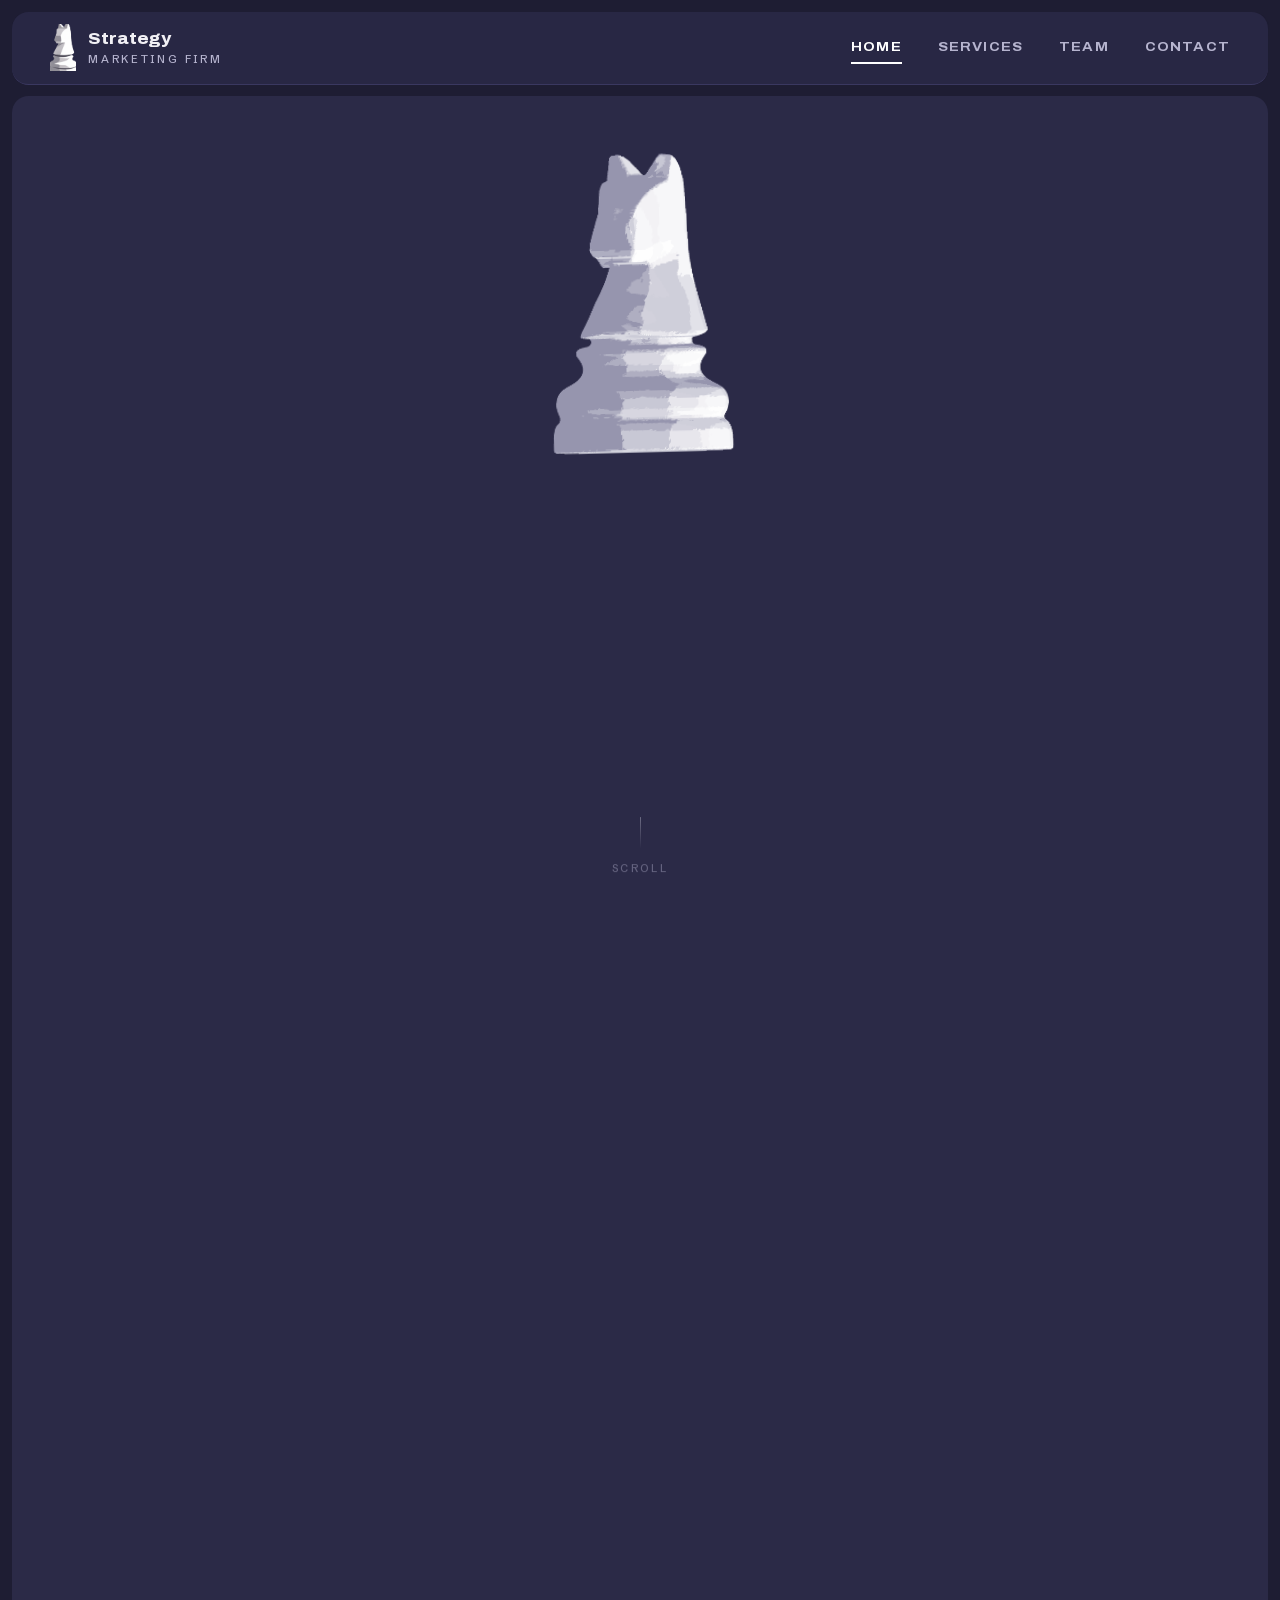
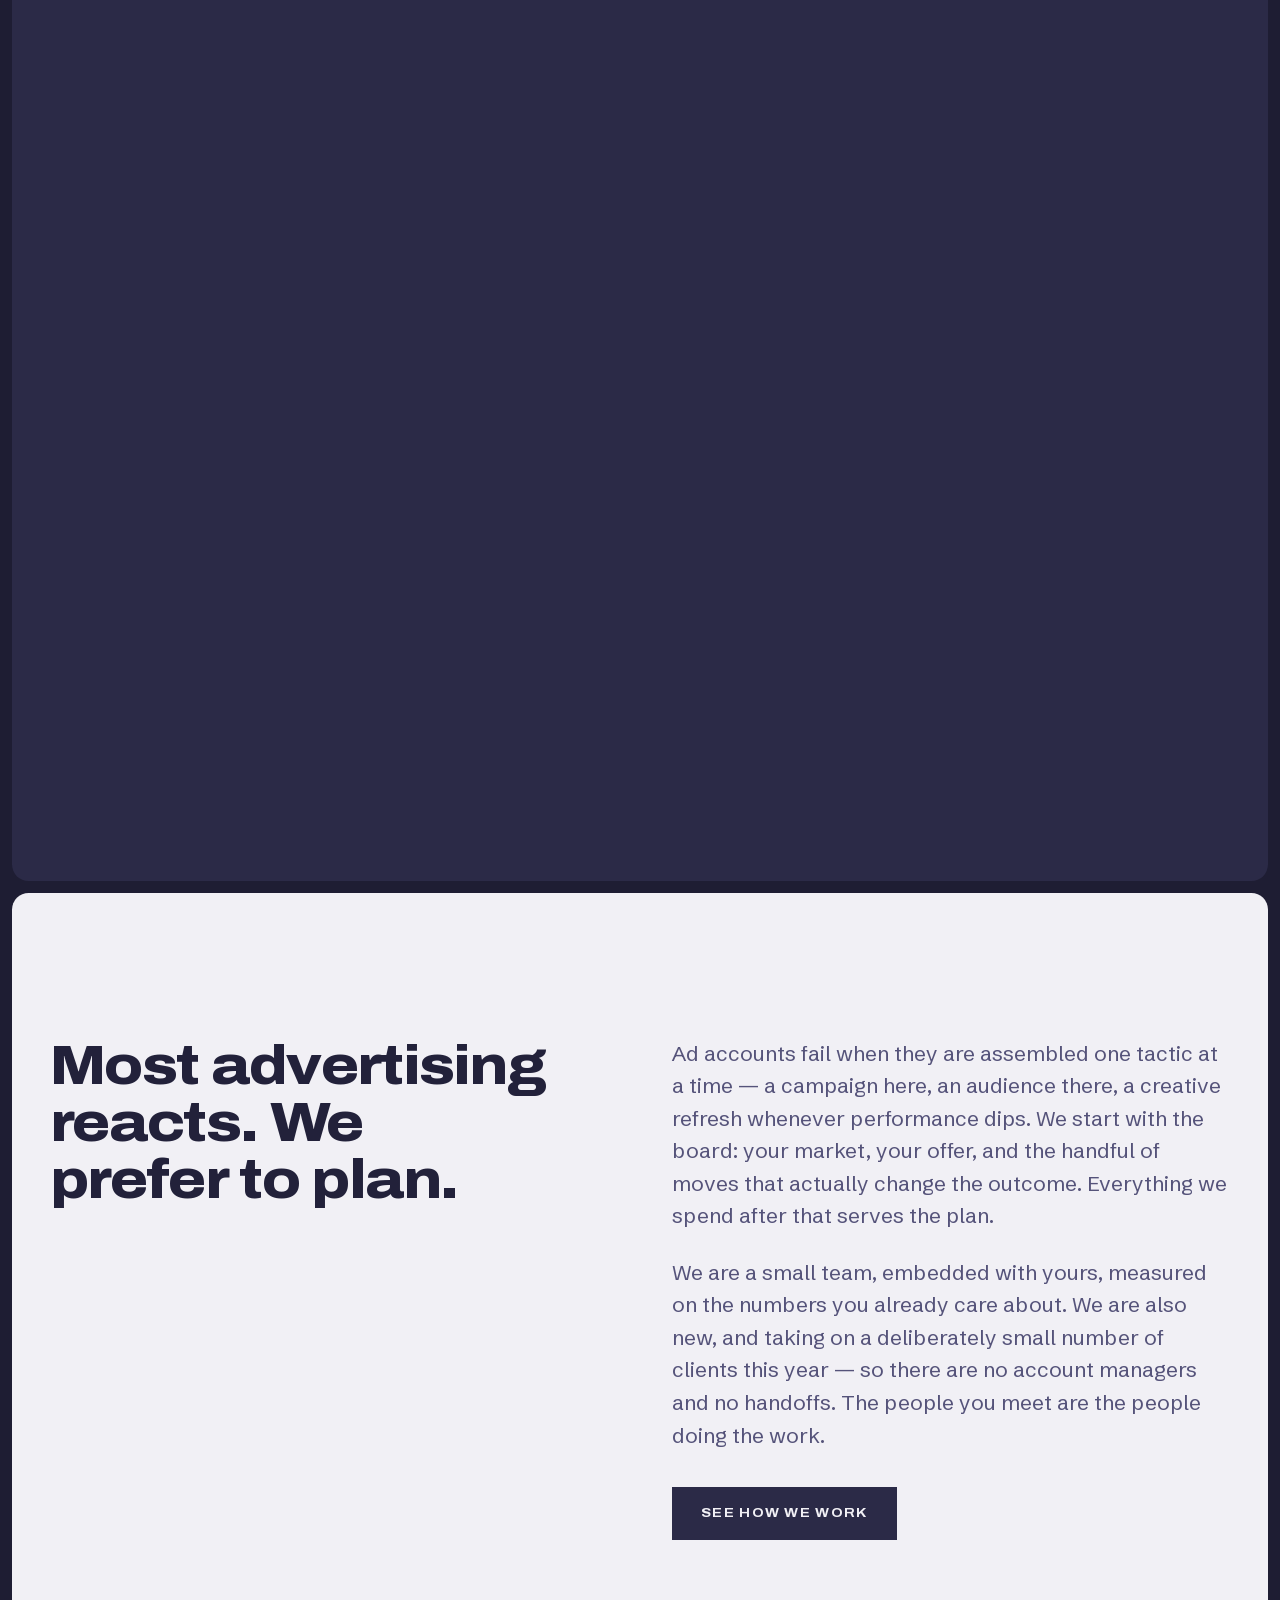
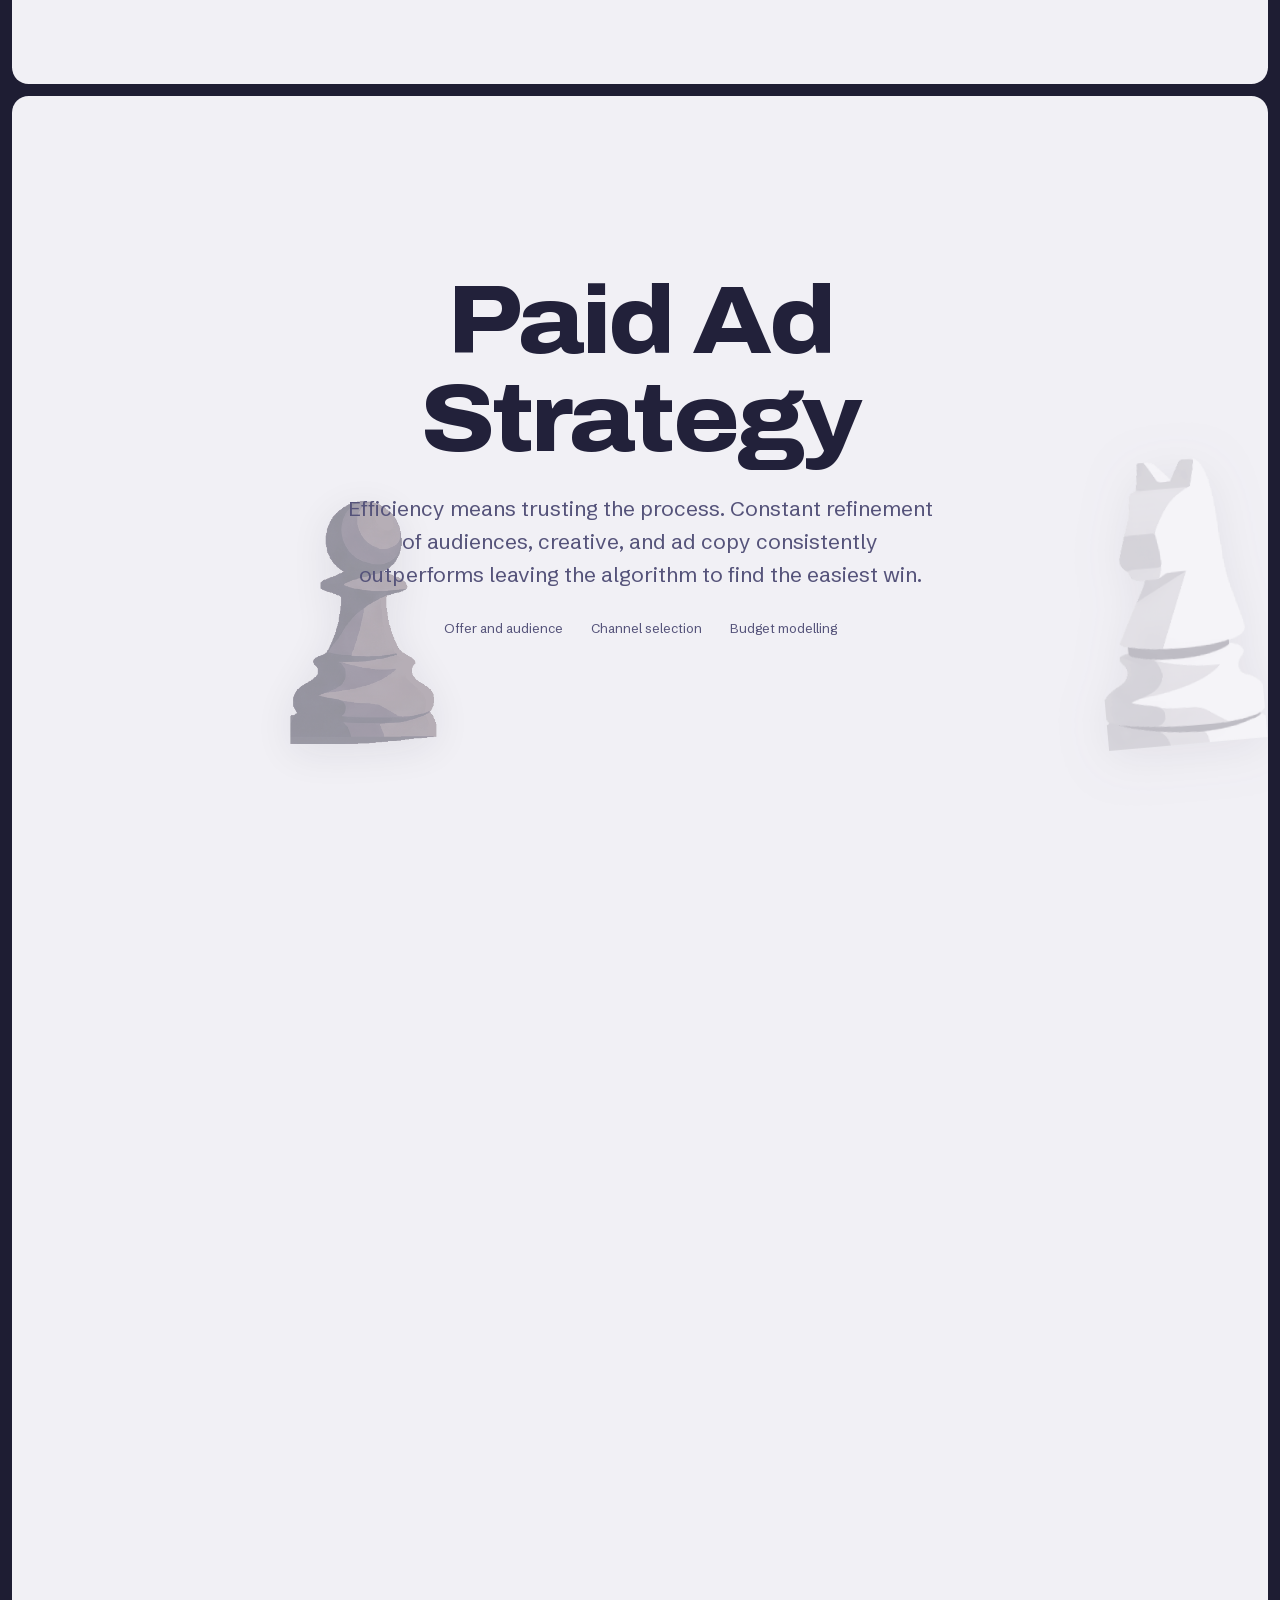
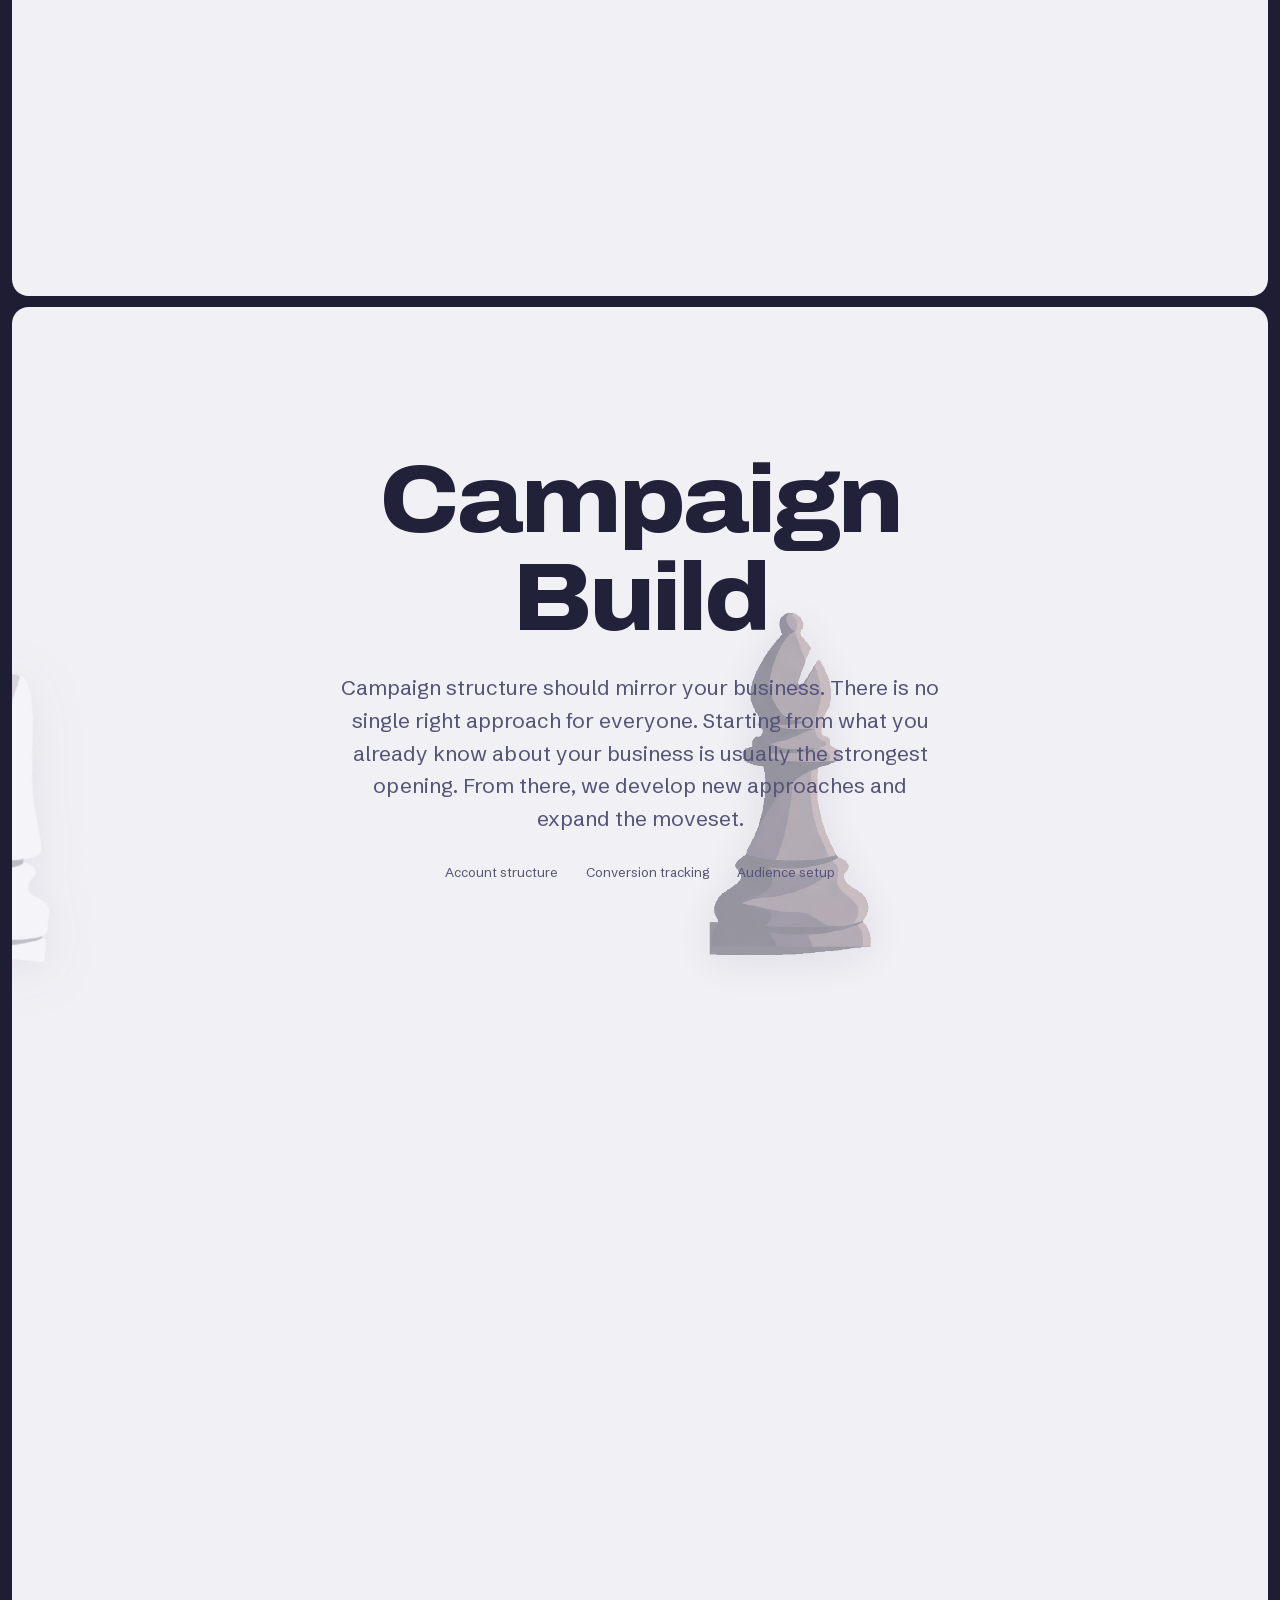
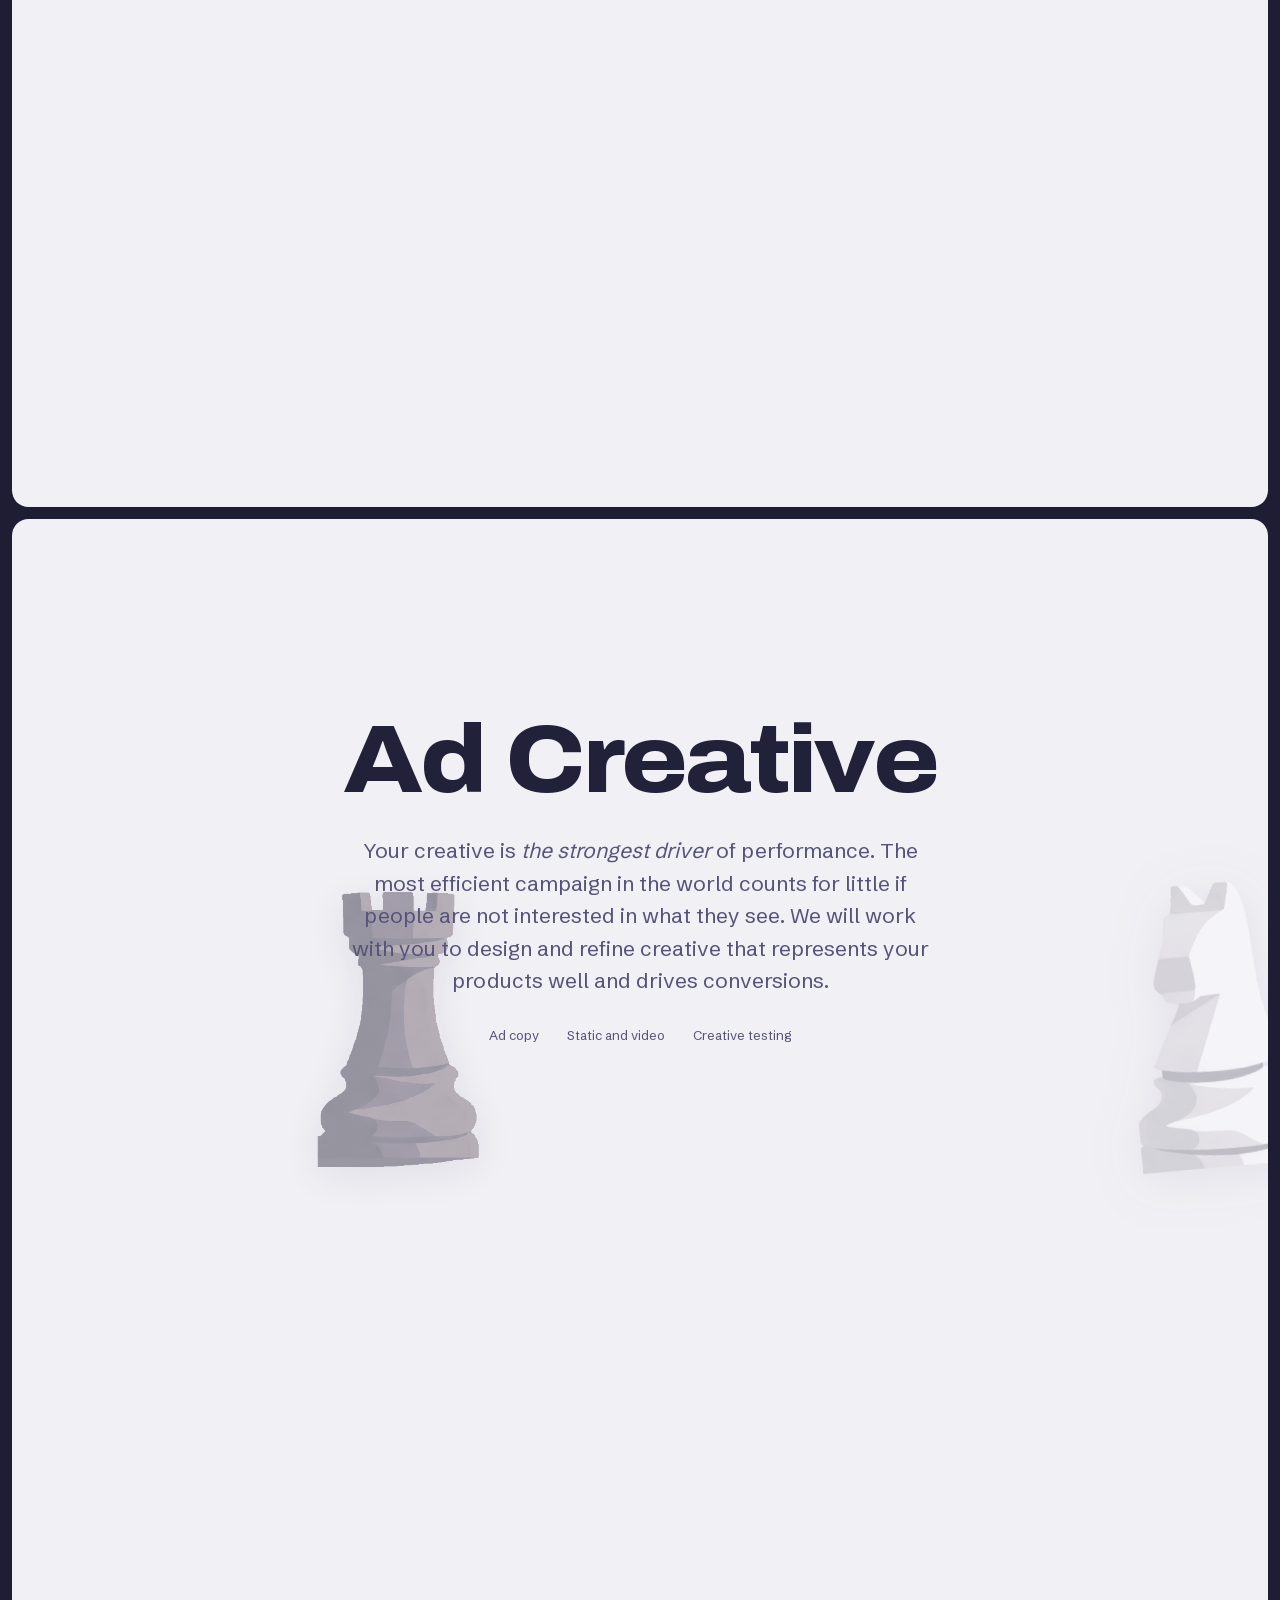
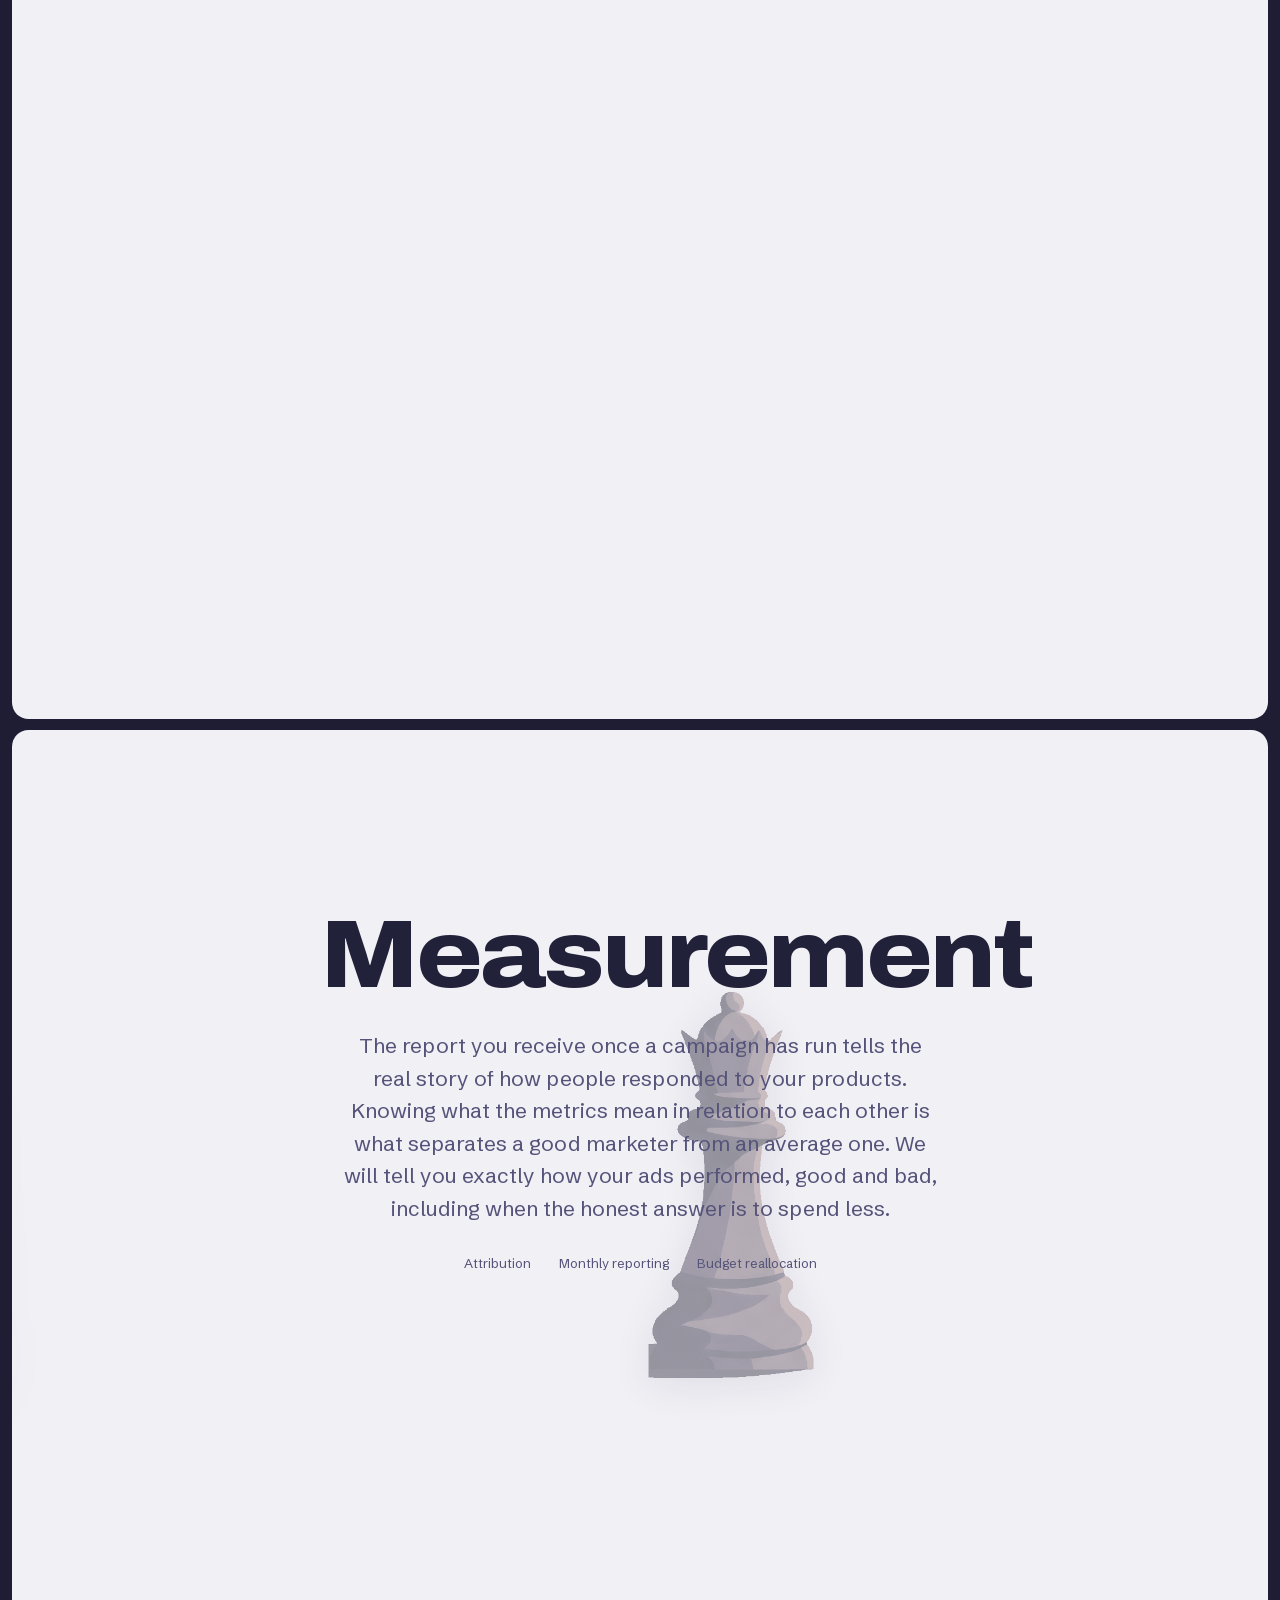
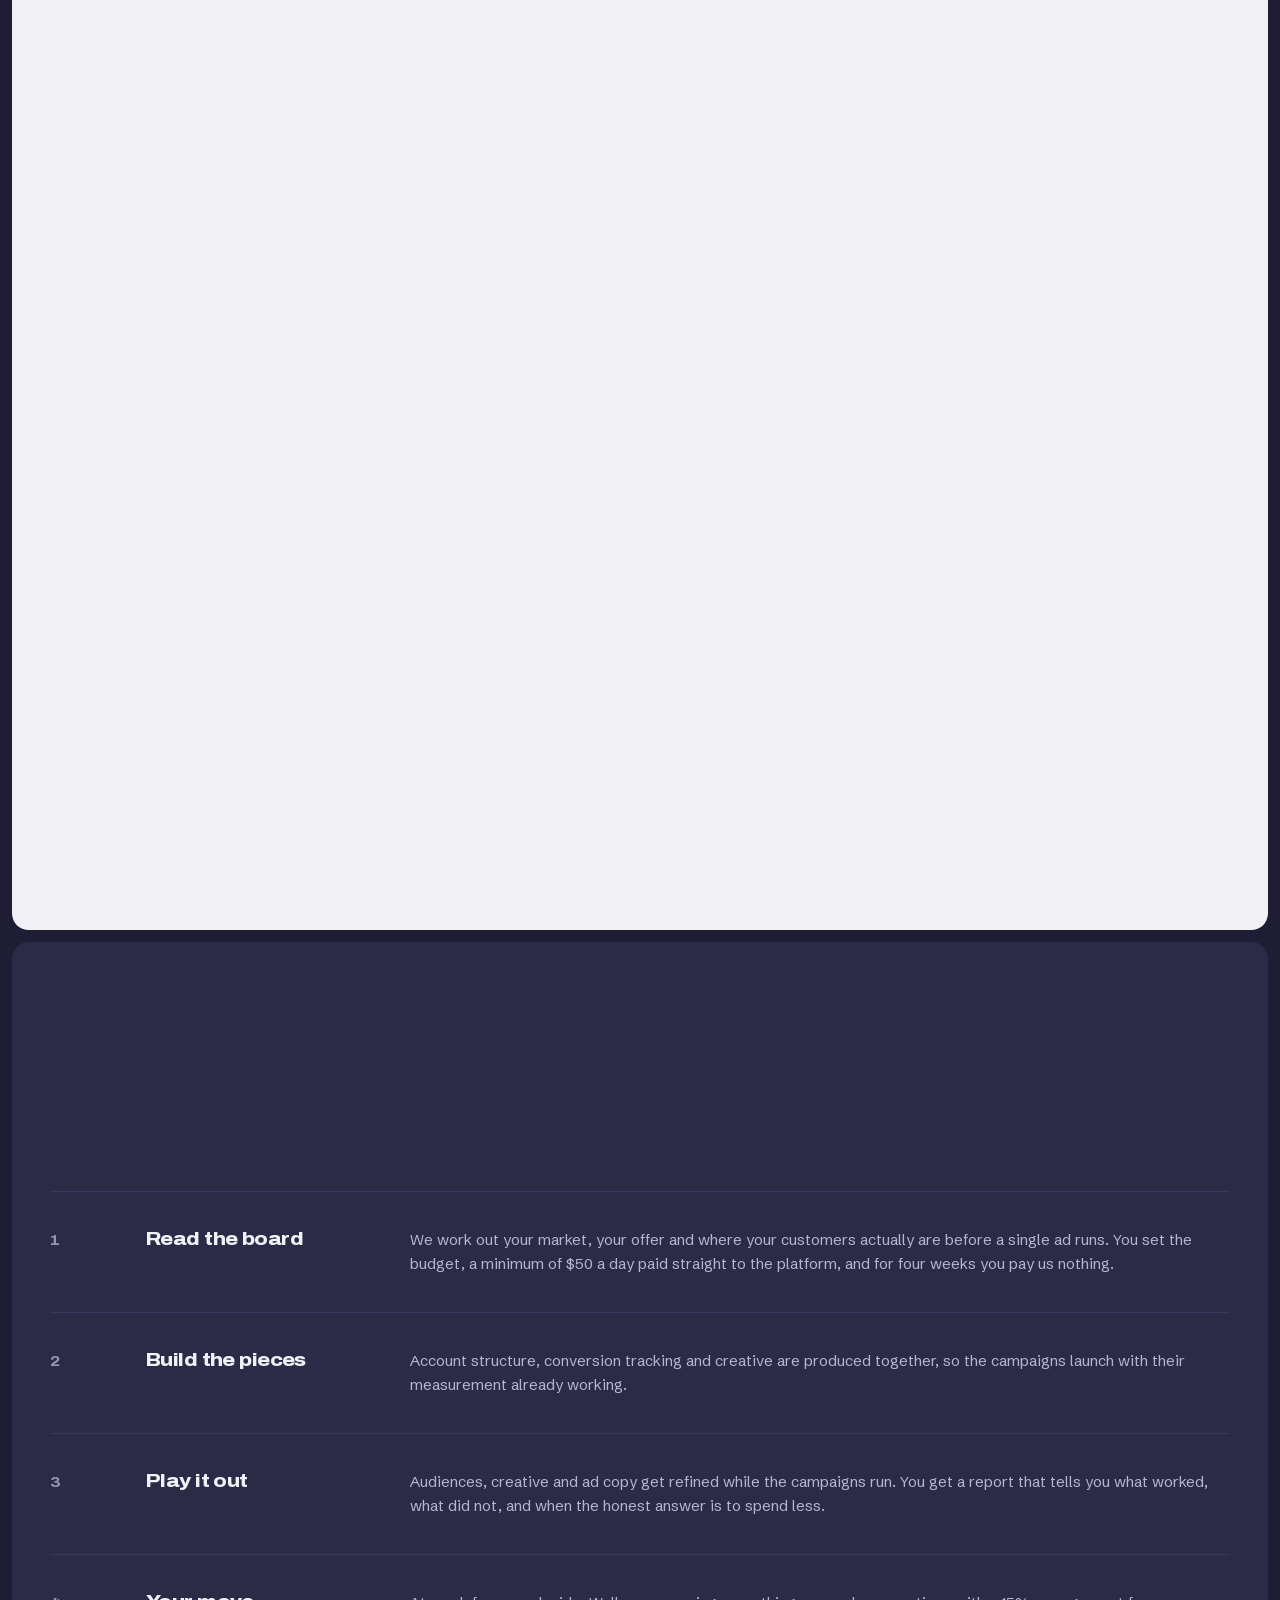
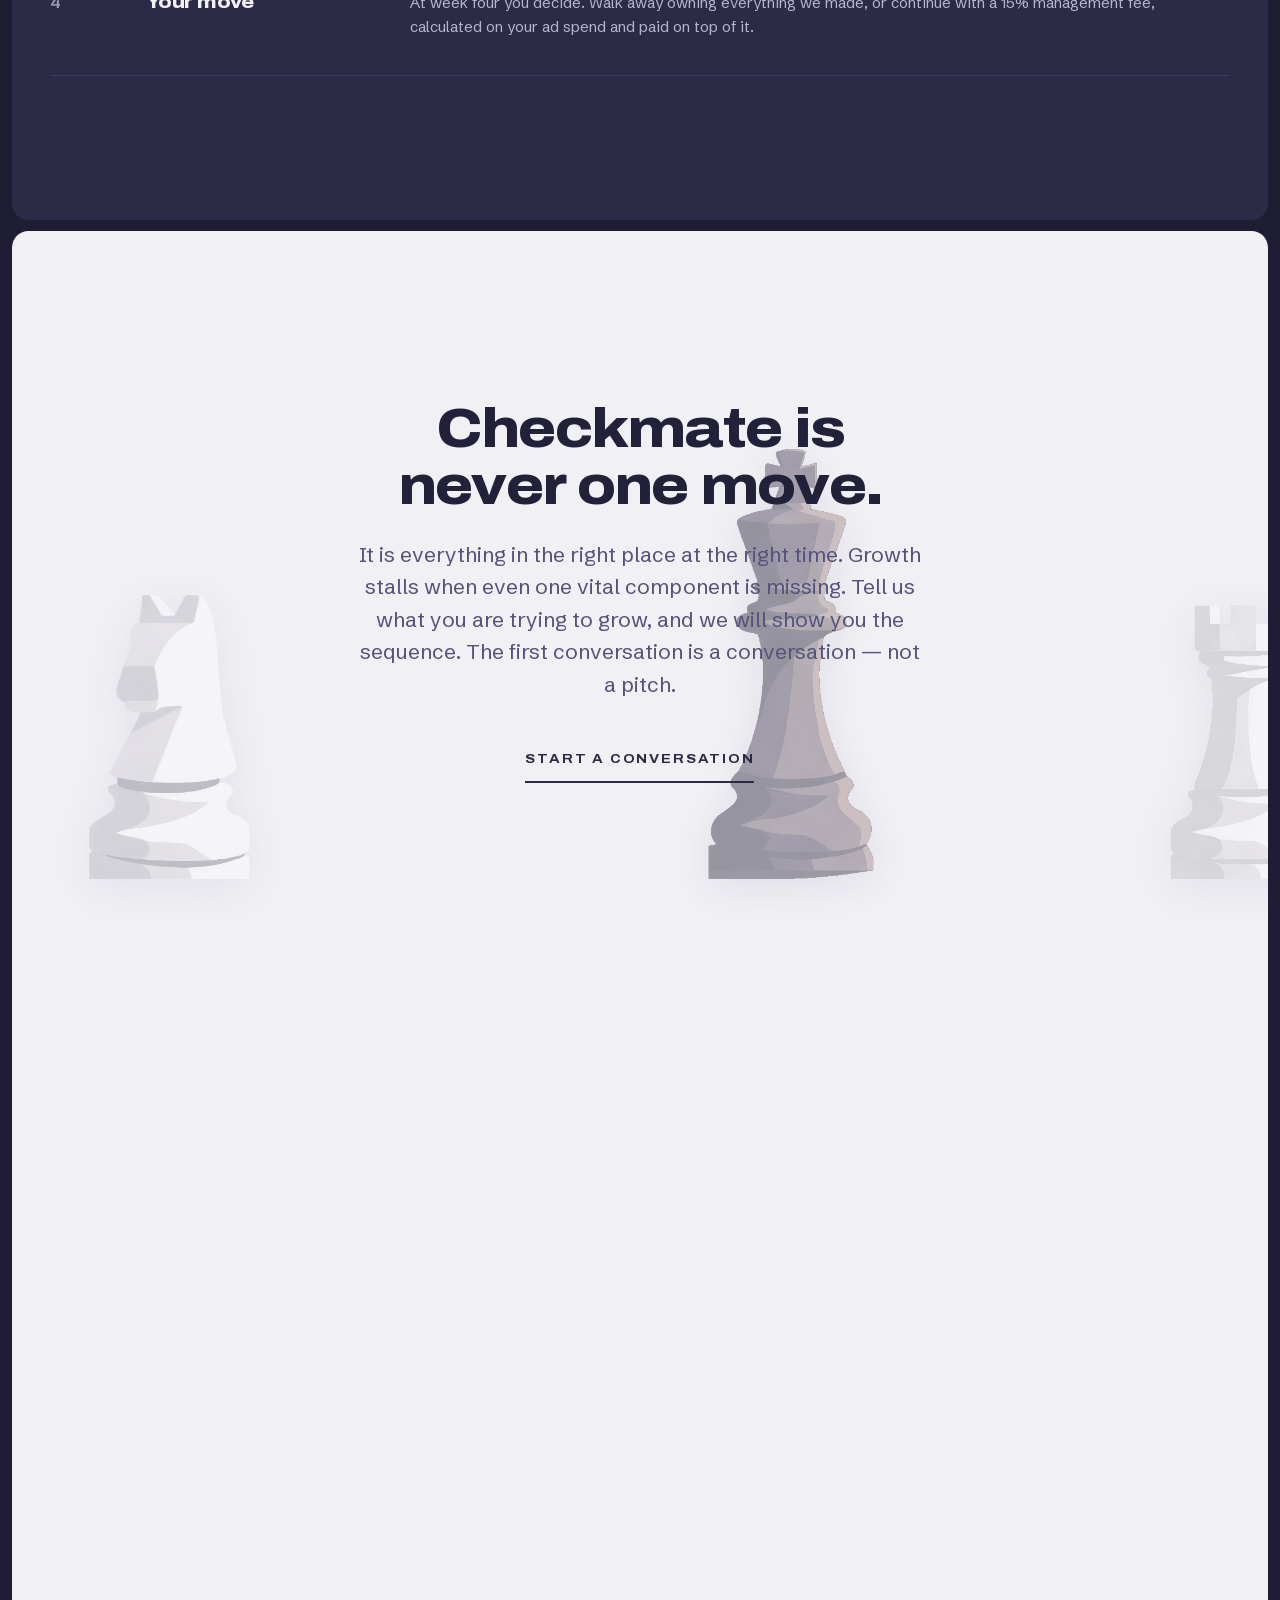
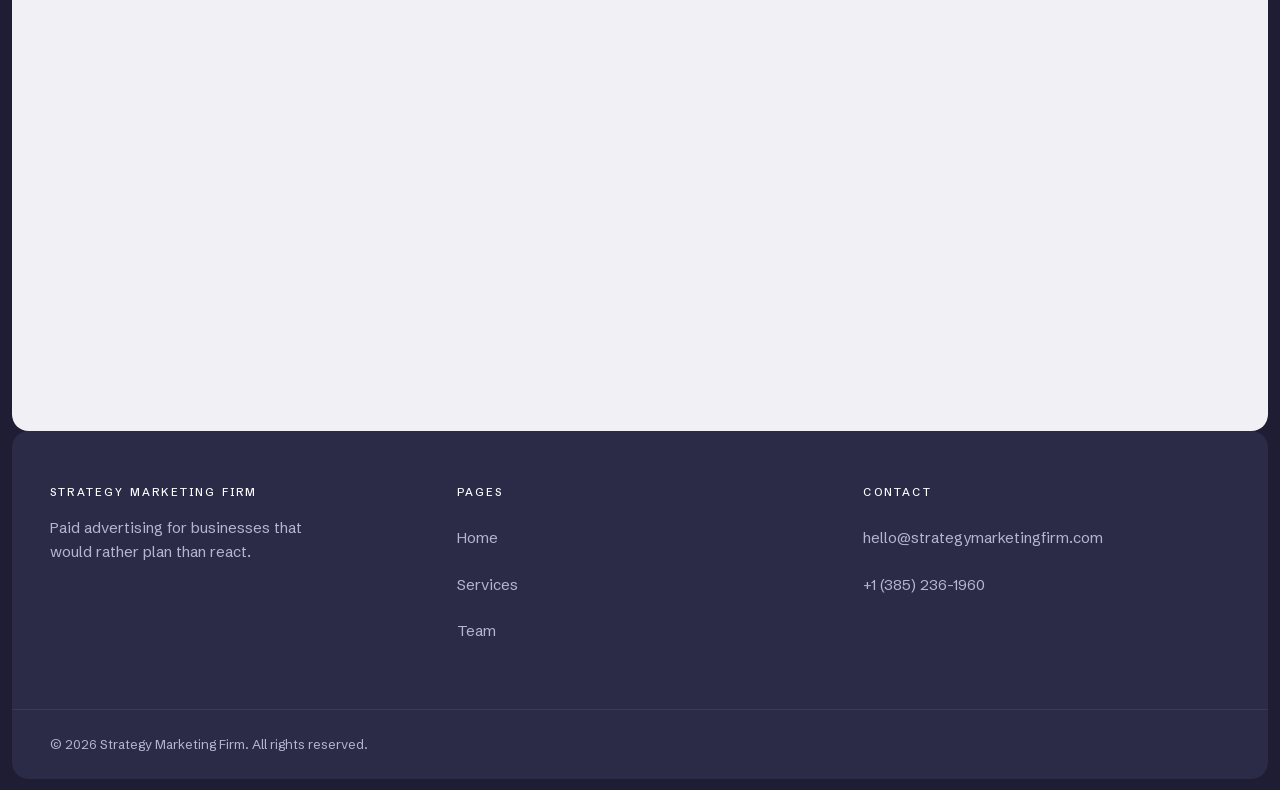
<file: index.html>
<!DOCTYPE html>
<html lang="en">
  <head>
    <meta charset="utf-8" />
    <meta
      name="viewport"
      content="width=device-width, initial-scale=1, viewport-fit=cover"
    />
    <title>Strategy Marketing Firm — Marketing, played several moves ahead</title>
    <meta
      name="description"
      content="Strategy Marketing Firm plans and runs paid advertising for ambitious businesses. Ad strategy, campaign build, creative and measurement — planned like a well-considered opening."
    />
    <link rel="canonical" href="https://strategymarketingfirm.com/" />
    <meta name="theme-color" content="#2b2a47" />

    <meta property="og:type" content="website" />
    <meta property="og:site_name" content="Strategy Marketing Firm" />
    <meta
      property="og:title"
      content="Strategy Marketing Firm — Marketing, played several moves ahead"
    />
    <meta
      property="og:description"
      content="Growth is not luck. It is a sequence of good decisions made in the right order. We plan yours."
    />
    <meta property="og:url" content="https://strategymarketingfirm.com/" />
    <meta
      property="og:image"
      content="https://strategymarketingfirm.com/assets/img/og-card.png"
    />
    <meta property="og:image:width" content="1200" />
    <meta property="og:image:height" content="630" />
    <meta
      property="og:image:alt"
      content="A white knight on a deep indigo ground, above the Strategy Marketing Firm wordmark."
    />
    <meta name="twitter:card" content="summary_large_image" />

    <link rel="stylesheet" href="assets/css/styles.css" />
    <link rel="icon" href="assets/img/favicon-32.png" sizes="32x32" />
    <link rel="apple-touch-icon" href="assets/img/favicon-180.png" />
    <link
      rel="preload"
      as="font"
      type="font/woff2"
      href="assets/fonts/archivo-latin.woff2"
      crossorigin
    />
    <link
      rel="preload"
      as="font"
      type="font/woff2"
      href="assets/fonts/schibsted-latin.woff2"
      crossorigin
    />
    <link rel="preload" as="image" href="assets/img/knight-hero.png" />
    <script>
      /* The reveal styles hide their targets until the observer in main.js
         releases them, so this class is a promise that main.js will run. If it
         404s, is blocked, or throws, nothing else clears it and every heading
         and paragraph on the page stays at opacity 0 for good. The timer is
         the fallback: whatever happens to the script, the copy appears. */
      (function () {
        var root = document.documentElement;
        root.classList.add("js-reveal");
        window.revealFallback = setTimeout(function () {
          root.classList.remove("js-reveal");
        }, 2500);
      })();
    </script>
  </head>
  <body>
    <a class="skip-link" href="#main">Skip to content</a>

    <header class="site-header">
      <div class="site-header__inner">
        <a class="brand" href="index.html">
          <img src="assets/img/knight-w.png" alt="" width="282" height="503" />
          <span>
            Strategy
            <span class="brand__sub">Marketing Firm</span>
          </span>
        </a>

        <button
          class="nav-toggle"
          type="button"
          aria-expanded="false"
          aria-controls="primary-nav"
          aria-label="Toggle navigation"
        >
          <span></span>
        </button>

        <nav class="nav" id="primary-nav" aria-label="Primary">
          <a href="index.html" aria-current="page">Home</a>
          <a href="services.html">Services</a>
          <a href="team.html">Team</a>
          <a href="#contact">Contact</a>
        </nav>
      </div>
    </header>

    <main id="main">
      <!-- ================= HERO ================= -->
      <section class="hero" aria-label="Introduction">
        <div class="hero__stage">
          <div class="hero__knight" aria-hidden="true">
            <picture>
              <!-- below 900px the scroll sequence never runs, so the hero opens
                   on the pose it would have landed on rather than the one it
                   would have started from -->
              <source
                media="(max-width: 899.98px)"
                srcset="assets/img/knight-hero-rest.png"
              />
              <img
                src="assets/img/knight-hero.png"
                alt=""
                width="430"
                height="700"
              />
            </picture>
            <canvas class="hero__spin" width="430" height="700"></canvas>
          </div>

          <div class="hero__wordmark">
            <h1 class="hero__title">
              Strategy
              <span>Marketing Firm</span>
            </h1>
            <p class="hero__tagline">
              Growth is not luck. It is a sequence of good decisions made in the
              right order. We plan yours.
            </p>
          </div>

          <p class="hero__cue" aria-hidden="true">
            <i></i>
            Scroll
          </p>
        </div>
      </section>

      <!-- ================= POSITIONING ================= -->
      <section class="section section--light">
        <div class="shell split">
          <h2 class="h-lg r-rise">Most advertising reacts. We prefer to plan.</h2>
          <div>
            <p class="lede r-fade">
              Ad accounts fail when they are assembled one tactic at a time — a
              campaign here, an audience there, a creative refresh whenever
              performance dips. We start with the board: your market, your
              offer, and the handful of moves that actually change the outcome.
              Everything we spend after that serves the plan.
            </p>
            <p class="lede r-fade">
              We are a small team, embedded with yours, measured on the numbers
              you already care about. We are also new, and taking on a
              deliberately small number of clients this year — so there are no
              account managers and no handoffs. The people you meet are the
              people doing the work.
            </p>
            <p class="cta-row r-fade">
              <a class="btn" href="services.html">See how we work</a>
            </p>
          </div>
        </div>
      </section>

      <!-- ================= CAPTURE 1: paid ad strategy ================= -->
      <section class="capture" data-from="right" style="--tx: 28%; --tr: 1">
       <div class="capture__frame">
        <div class="capture__scene" aria-hidden="true">
          <div class="capture__slot capture__slot--target">
            <div class="capture__target">
              <img src="assets/img/pc-pawn.png" alt="" width="257" height="430" loading="lazy" decoding="async" />
            </div>
          </div>

          <div class="capture__slot capture__slot--knight">
            <div class="capture__knight">
              <img src="assets/img/knight-w.png" alt="" width="282" height="503" loading="lazy" decoding="async" />
            </div>
          </div>
        </div>

        <div class="capture__copy">
          <div class="capture__inner">
            <h2 class="capture__title">Paid Ad Strategy</h2>
            <p class="capture__lede">
              Efficiency means trusting the process. Constant refinement of audiences, creative, and ad copy consistently outperforms leaving the algorithm to find the easiest win.
            </p>
            <ul class="capture__tags">
              <li>Offer and audience</li>
              <li>Channel selection</li>
              <li>Budget modelling</li>
            </ul>
          </div>
        </div>
       </div>
      </section>
      <!-- ================= CAPTURE 2: campaign build ================= -->
      <section class="capture" data-from="left" style="--tx: 68%; --tr: 1.409">
       <div class="capture__frame">
        <div class="capture__scene" aria-hidden="true">
          <div class="capture__slot capture__slot--target">
            <div class="capture__target">
              <img src="assets/img/pc-bishop.png" alt="" width="284" height="606" loading="lazy" decoding="async" />
            </div>
          </div>

          <div class="capture__slot capture__slot--knight">
            <div class="capture__knight">
              <img src="assets/img/knight-w.png" alt="" width="282" height="503" loading="lazy" decoding="async" />
            </div>
          </div>
        </div>

        <div class="capture__copy">
          <div class="capture__inner">
            <h2 class="capture__title">Campaign Build</h2>
            <p class="capture__lede">
              Campaign structure should mirror your business. There is no single right approach for everyone. Starting from what you already know about your business is usually the strongest opening. From there, we develop new approaches and expand the moveset.
            </p>
            <ul class="capture__tags">
              <li>Account structure</li>
              <li>Conversion tracking</li>
              <li>Audience setup</li>
            </ul>
          </div>
        </div>
       </div>
      </section>
      <!-- ================= CAPTURE 3: ad creative ================= -->
      <section class="capture" data-from="right" style="--tx: 30%; --tr: 1.13">
       <div class="capture__frame">
        <div class="capture__scene" aria-hidden="true">
          <div class="capture__slot capture__slot--target">
            <div class="capture__target">
              <img src="assets/img/pc-rook.png" alt="" width="284" height="486" loading="lazy" decoding="async" />
            </div>
          </div>

          <div class="capture__slot capture__slot--knight">
            <div class="capture__knight">
              <img src="assets/img/knight-w.png" alt="" width="282" height="503" loading="lazy" decoding="async" />
            </div>
          </div>
        </div>

        <div class="capture__copy">
          <div class="capture__inner">
            <h2 class="capture__title">Ad Creative</h2>
            <p class="capture__lede">
              Your creative is <em>the strongest driver</em> of performance. The most efficient campaign in the world counts for little if people are not interested in what they see. We will work with you to design and refine creative that represents your products well and drives conversions.
            </p>
            <ul class="capture__tags">
              <li>Ad copy</li>
              <li>Static and video</li>
              <li>Creative testing</li>
            </ul>
          </div>
        </div>
       </div>
      </section>
      <!-- ================= CAPTURE 4: measurement ================= -->
      <section class="capture" data-from="left" style="--tx: 67%; --tr: 1.59">
       <div class="capture__frame">
        <div class="capture__scene" aria-hidden="true">
          <div class="capture__slot capture__slot--target">
            <div class="capture__target">
              <img src="assets/img/pc-queen.png" alt="" width="292" height="684" loading="lazy" decoding="async" />
            </div>
          </div>

          <div class="capture__slot capture__slot--knight">
            <div class="capture__knight">
              <img src="assets/img/knight-w.png" alt="" width="282" height="503" loading="lazy" decoding="async" />
            </div>
          </div>
        </div>

        <div class="capture__copy">
          <div class="capture__inner">
            <h2 class="capture__title">Measurement</h2>
            <p class="capture__lede">
              The report you receive once a campaign has run tells the real story of how people responded to your products. Knowing what the metrics mean in relation to each other is what separates a good marketer from an average one. We will tell you exactly how your ads performed, good and bad, including when the honest answer is to spend less.
            </p>
            <ul class="capture__tags">
              <li>Attribution</li>
              <li>Monthly reporting</li>
              <li>Budget reallocation</li>
            </ul>
          </div>
        </div>
       </div>
      </section>

      <!-- ================= PROCESS ================= -->
      <section class="section">
        <div class="shell">
          <h2 class="h-lg measure r-rise">
            Four weeks free. Then your move.
          </h2>

          <ol class="steps">
            <li class="r-fade">
              <h3>Read the board</h3>
              <p>
                We work out your market, your offer and where your customers
                actually are before a single ad runs. You set the budget, a
                minimum of $50 a day paid straight to the platform, and for four
                weeks you pay us nothing.
              </p>
            </li>
            <li class="r-fade">
              <h3>Build the pieces</h3>
              <p>
                Account structure, conversion tracking and creative are produced
                together, so the campaigns launch with their measurement already
                working.
              </p>
            </li>
            <li class="r-fade">
              <h3>Play it out</h3>
              <p>
                Audiences, creative and ad copy get refined while the campaigns
                run. You get a report that tells you what worked, what did not,
                and when the honest answer is to spend less.
              </p>
            </li>
            <li class="r-fade">
              <h3>Your move</h3>
              <p>
                At week four you decide. Walk away owning everything we made, or
                continue with a 15% management fee, calculated on your ad spend
                and paid on top of it.
              </p>
            </li>
          </ol>
        </div>
      </section>

      <!-- ================= CHECKMATE: knight and rook, lone king ================= -->
      <section class="capture mate" id="contact" style="--tr: 1.77" aria-label="Contact">
       <div class="capture__frame">
        <div class="capture__scene" aria-hidden="true">
          <div class="capture__slot" style="--x: 62%">
            <div class="capture__target mate__king">
              <img src="assets/img/pc-king.png" alt="" width="292" height="761" loading="lazy" decoding="async" />
            </div>
          </div>

          <div class="capture__slot" style="--x: 38%">
            <div class="capture__knight">
              <img src="assets/img/knight-w.png" alt="" width="282" height="503" loading="lazy" decoding="async" />
            </div>
          </div>

          <div class="capture__slot" style="--x: 82%">
            <div class="capture__ally" style="--r: 1.13">
              <img src="assets/img/rook-w.png" alt="" width="256" height="486" loading="lazy" decoding="async" />
            </div>
          </div>
        </div>

        <div class="capture__copy">
          <div class="capture__inner">
            <h2 class="capture__title">Checkmate is never one move.</h2>
            <p class="capture__lede">
              It is everything in the right place at the right time. Growth
              stalls when even one vital component is missing. Tell us what you
              are trying to grow, and we will show you the sequence. The first
              conversation is a conversation — not a pitch.
            </p>
            <p class="capture__cta">
              <a
                class="btn btn--rule"
                href="mailto:hello@strategymarketingfirm.com"
                >Start a conversation</a
              >
            </p>
          </div>
        </div>
       </div>
      </section>
    </main>

    <footer class="site-footer">
      <div class="site-footer__inner">
        <div>
          <h2>Strategy Marketing Firm</h2>
          <p>
            Paid advertising for businesses that would rather plan than react.
          </p>
        </div>
        <div>
          <h2>Pages</h2>
          <ul>
            <li><a href="index.html">Home</a></li>
            <li><a href="services.html">Services</a></li>
            <li><a href="team.html">Team</a></li>
          </ul>
        </div>
        <div>
          <h2>Contact</h2>
          <ul>
            <li>
              <a href="mailto:hello@strategymarketingfirm.com"
                >hello@strategymarketingfirm.com</a
              >
            </li>
            <li><a href="tel:+13852361960">+1 (385) 236-1960</a></li>
          </ul>
        </div>
      </div>
      <div class="site-footer__bar">
        <div>
          <span>© 2026 Strategy Marketing Firm. All rights reserved.</span>
        </div>
      </div>
    </footer>

    <script src="assets/js/vendor/gsap.min.js" defer></script>
    <script src="assets/js/vendor/ScrollTrigger.min.js" defer></script>
    <script src="assets/js/main.js" defer></script>
  </body>
</html>
</file>
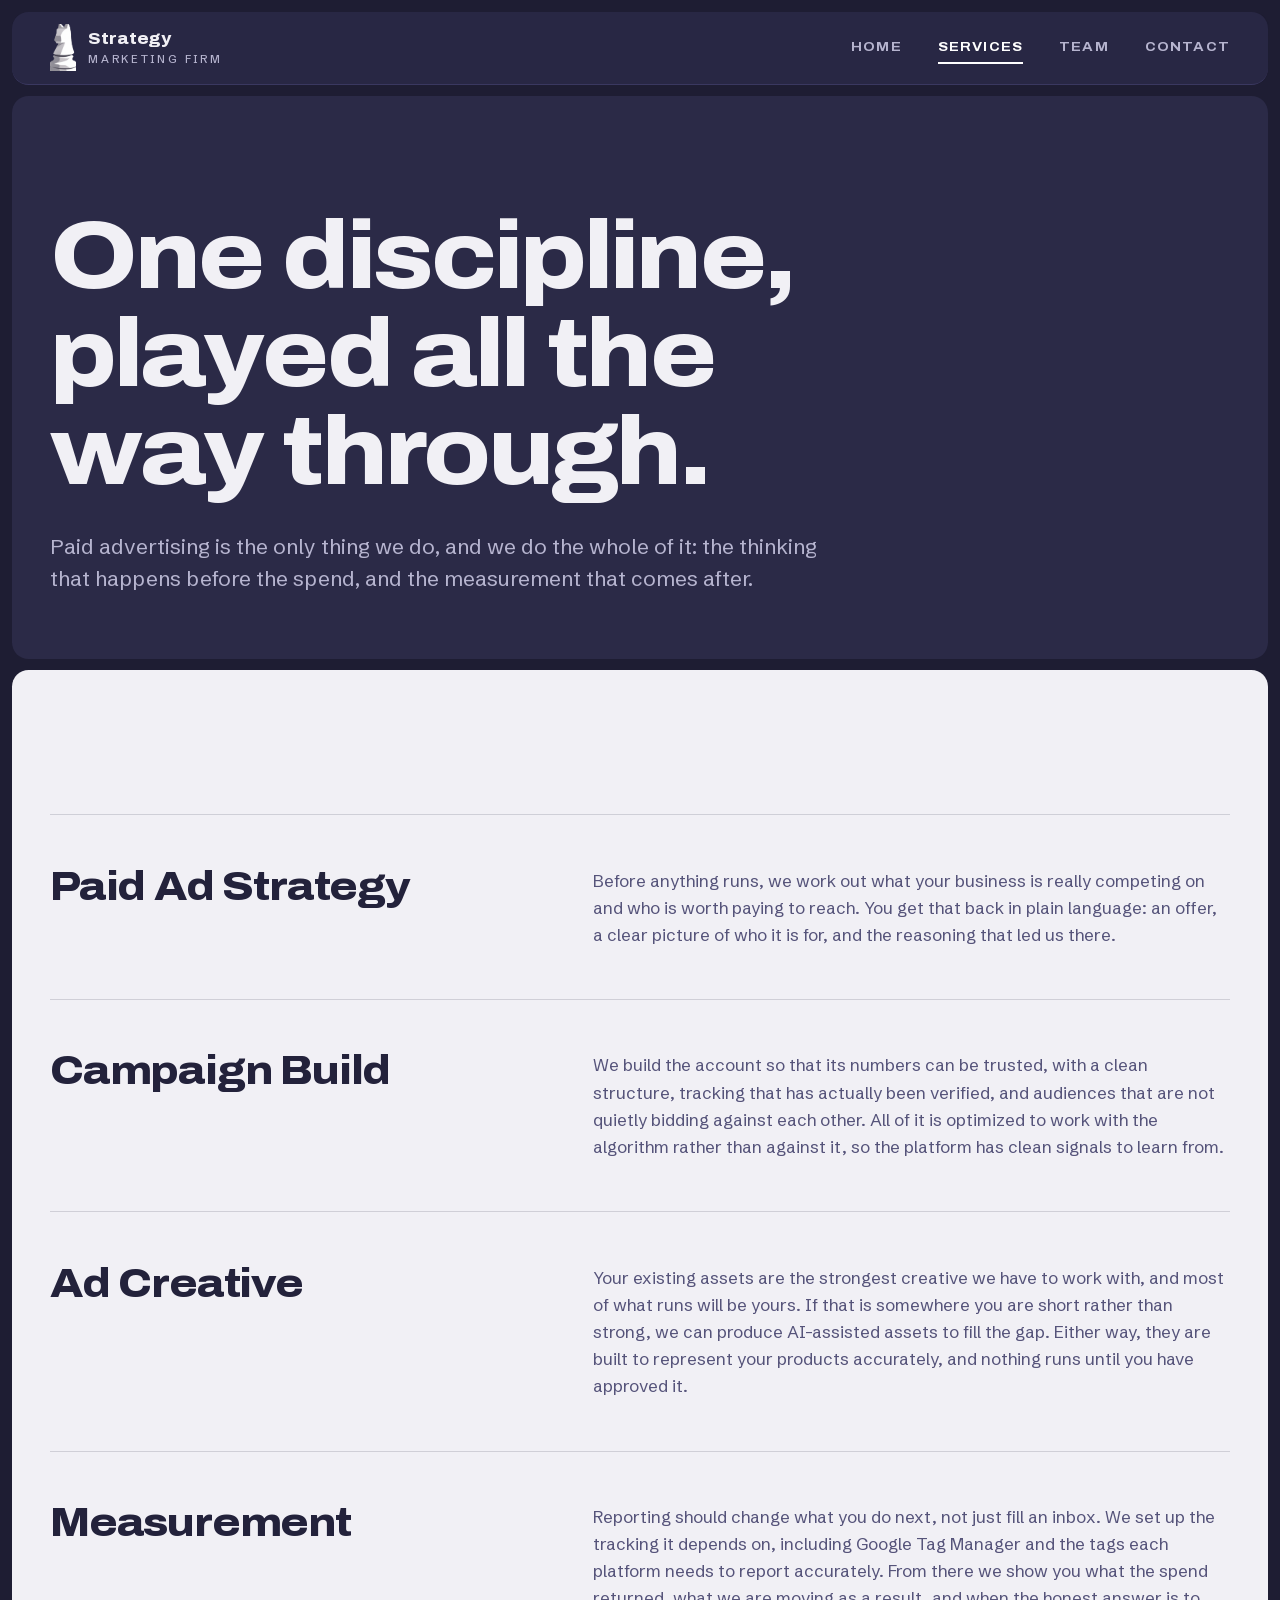
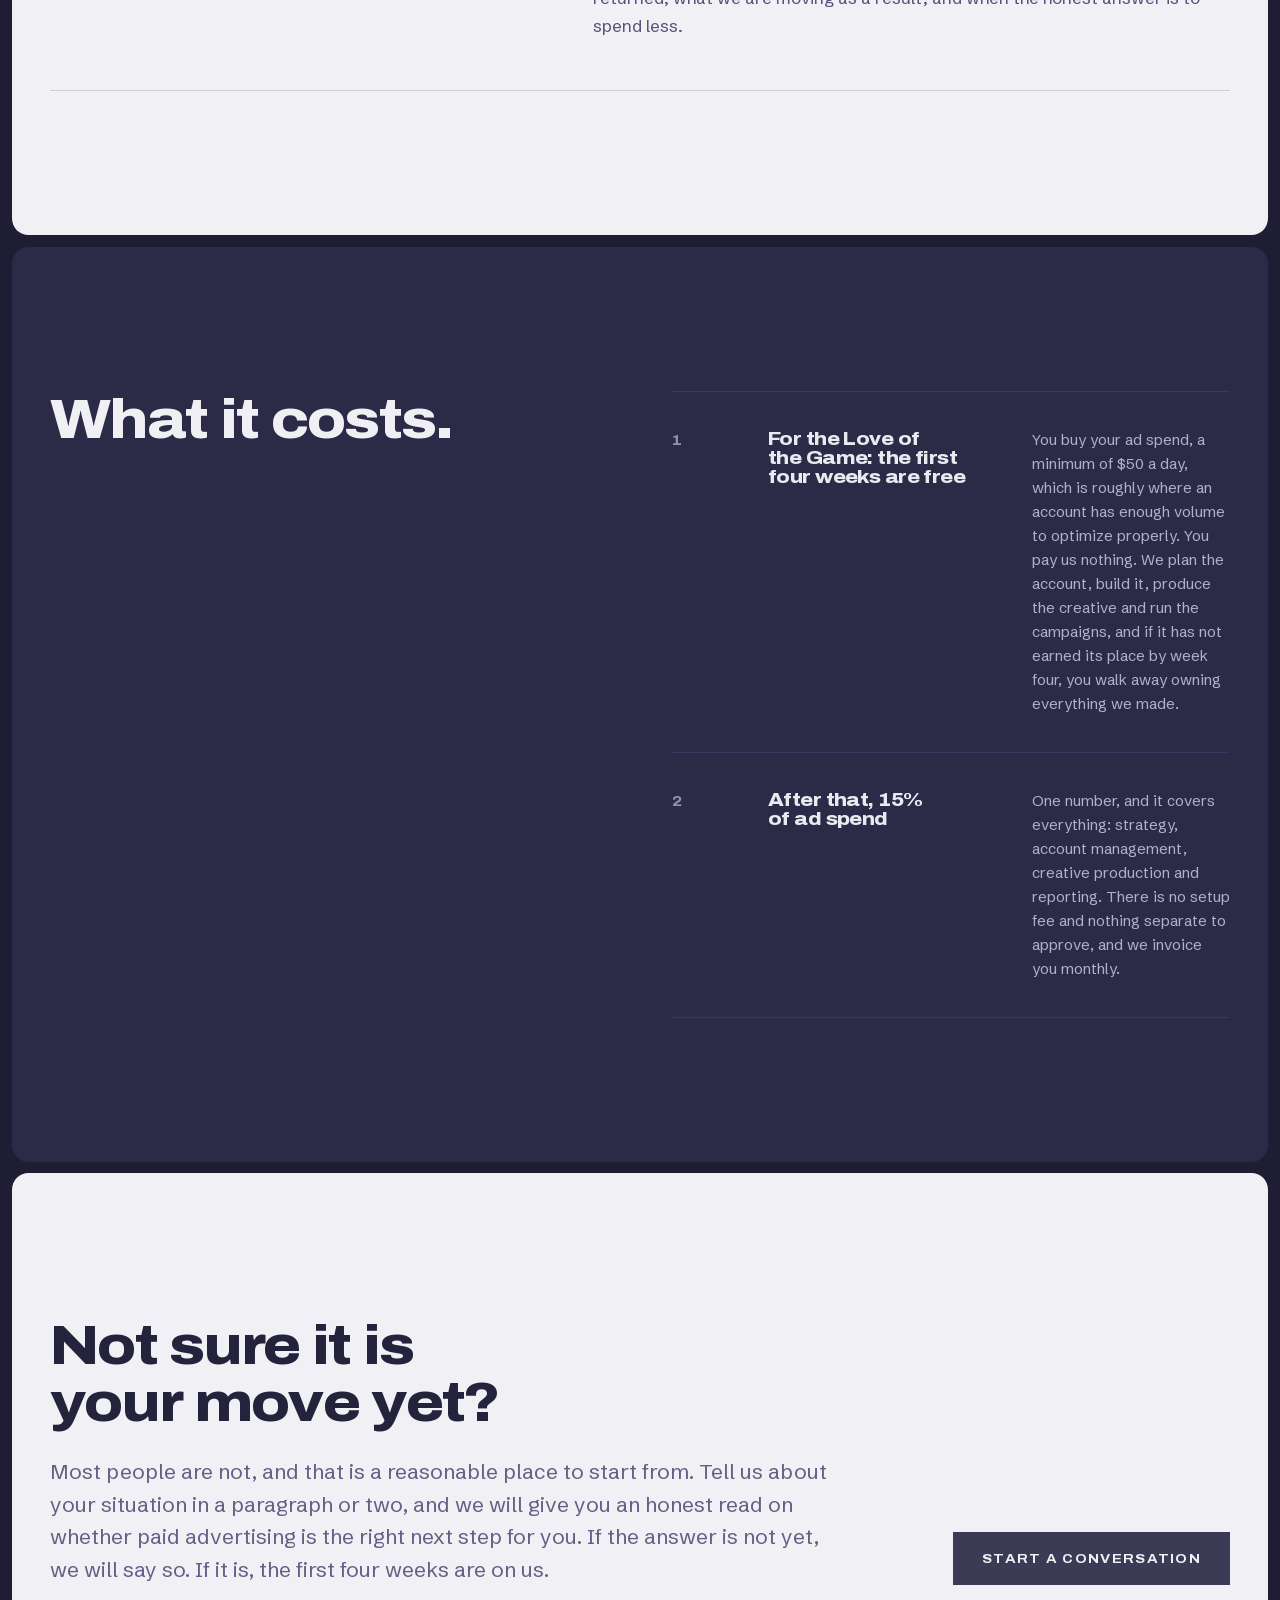
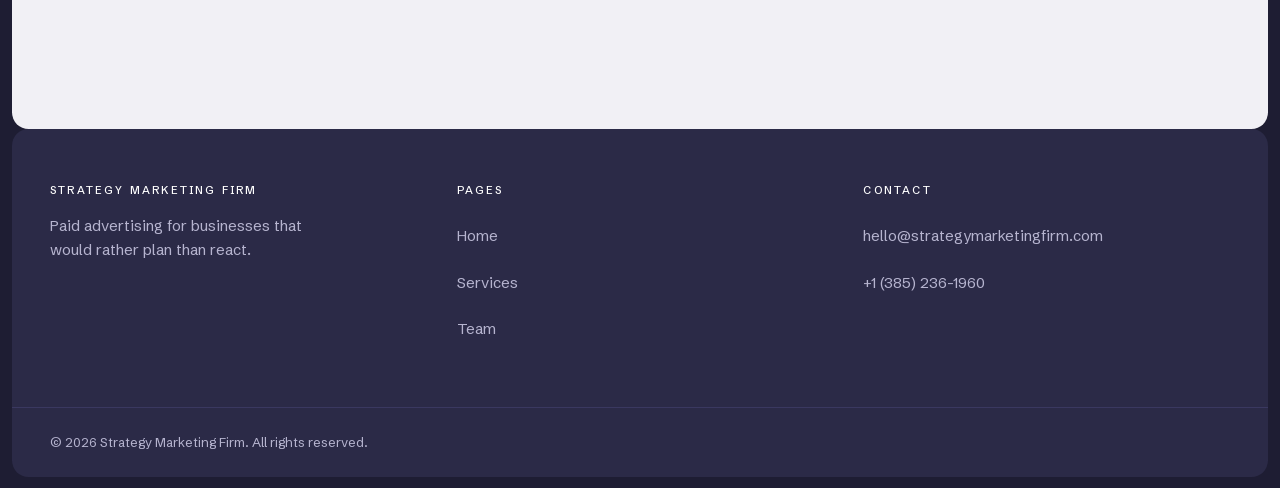
<file: services.html>
<!DOCTYPE html>
<html lang="en">
  <head>
    <meta charset="utf-8" />
    <meta
      name="viewport"
      content="width=device-width, initial-scale=1, viewport-fit=cover"
    />
    <title>Services — Strategy Marketing Firm</title>
    <meta
      name="description"
      content="Paid ad strategy, campaign build, ad creative and measurement. Strategy Marketing Firm runs the whole of paid advertising as a single plan."
    />
    <link rel="canonical" href="https://strategymarketingfirm.com/services.html" />
    <meta name="theme-color" content="#2b2a47" />

    <meta property="og:type" content="website" />
    <meta property="og:site_name" content="Strategy Marketing Firm" />
    <meta property="og:title" content="Services — Strategy Marketing Firm" />
    <meta
      property="og:description"
      content="One discipline, played all the way through: ad strategy, campaign build, creative and measurement. The first four weeks are free."
    />
    <meta
      property="og:url"
      content="https://strategymarketingfirm.com/services.html"
    />
    <meta
      property="og:image"
      content="https://strategymarketingfirm.com/assets/img/og-card.png"
    />
    <meta property="og:image:width" content="1200" />
    <meta property="og:image:height" content="630" />
    <meta
      property="og:image:alt"
      content="A white knight on a deep indigo ground, above the Strategy Marketing Firm wordmark."
    />
    <meta name="twitter:card" content="summary_large_image" />

    <link rel="stylesheet" href="assets/css/styles.css" />
    <link rel="icon" href="assets/img/favicon-32.png" sizes="32x32" />
    <link rel="apple-touch-icon" href="assets/img/favicon-180.png" />
    <link
      rel="preload"
      as="font"
      type="font/woff2"
      href="assets/fonts/archivo-latin.woff2"
      crossorigin
    />
    <link
      rel="preload"
      as="font"
      type="font/woff2"
      href="assets/fonts/schibsted-latin.woff2"
      crossorigin
    />
    <link rel="preload" as="image" href="assets/img/knight-w.png" />
    <script>
      /* see index.html — the timer is what stops a missing main.js from
         leaving every heading and paragraph invisible for good */
      (function () {
        var root = document.documentElement;
        root.classList.add("js-reveal");
        window.revealFallback = setTimeout(function () {
          root.classList.remove("js-reveal");
        }, 2500);
      })();
    </script>
  </head>
  <body>
    <a class="skip-link" href="#main">Skip to content</a>

    <header class="site-header">
      <div class="site-header__inner">
        <a class="brand" href="index.html">
          <img src="assets/img/knight-w.png" alt="" width="282" height="503" />
          <span>
            Strategy
            <span class="brand__sub">Marketing Firm</span>
          </span>
        </a>

        <button
          class="nav-toggle"
          type="button"
          aria-expanded="false"
          aria-controls="primary-nav"
          aria-label="Toggle navigation"
        >
          <span></span>
        </button>

        <nav class="nav" id="primary-nav" aria-label="Primary">
          <a href="index.html">Home</a>
          <a href="services.html" aria-current="page">Services</a>
          <a href="team.html">Team</a>
          <a href="#contact">Contact</a>
        </nav>
      </div>
    </header>

    <main id="main">
      <section class="section page-head">
        <div class="shell">
          <h1 class="h-xl r-rise">
            One discipline, played all the way through.
          </h1>
          <p class="lede r-fade">
            Paid advertising is the only thing we do, and we do the whole of it:
            the thinking that happens before the spend, and the measurement that
            comes after.
          </p>
        </div>
      </section>

      <section class="section section--light">
        <div class="shell">
          <h2 class="u-visually-hidden">What we do</h2>
          <div class="offer">
            <div class="offer__row r-fade">
              <h3>Paid Ad Strategy</h3>
              <div>
                <p>
                  Before anything runs, we work out what your business is really
                  competing on and who is worth paying to reach. You get that
                  back in plain language: an offer, a clear picture of who it is
                  for, and the reasoning that led us there.
                </p>
              </div>
            </div>

            <div class="offer__row r-fade">
              <h3>Campaign Build</h3>
              <div>
                <p>
                  We build the account so that its numbers can be trusted, with
                  a clean structure, tracking that has actually been verified,
                  and audiences that are not quietly bidding against each other.
                  All of it is optimized to work with the algorithm rather than
                  against it, so the platform has clean signals to learn from.
                </p>
              </div>
            </div>

            <div class="offer__row r-fade">
              <h3>Ad Creative</h3>
              <div>
                <p>
                  Your existing assets are the strongest creative we have to
                  work with, and most of what runs will be yours. If that is
                  somewhere you are short rather than strong, we can produce
                  AI-assisted assets to fill the gap. Either way, they are built
                  to represent your products accurately, and nothing runs until
                  you have approved it.
                </p>
              </div>
            </div>

            <div class="offer__row r-fade">
              <h3>Measurement</h3>
              <div>
                <p>
                  Reporting should change what you do next, not just fill an
                  inbox. We set up the tracking it depends on, including Google
                  Tag Manager and the tags each platform needs to report
                  accurately. From there we show you what the spend returned,
                  what we are moving as a result, and when the honest answer is
                  to spend less.
                </p>
              </div>
            </div>
          </div>
        </div>
      </section>

      <section class="section">
        <div class="shell split">
          <h2 class="h-lg r-rise">What it costs.</h2>
          <ol class="steps">
            <li class="r-fade">
              <h3>For the Love of the Game: the first four weeks are free</h3>
              <p>
                You buy your ad spend, a minimum of $50 a day, which is roughly
                where an account has enough volume to optimize properly. You pay
                us nothing. We plan the account, build it, produce the creative
                and run the campaigns, and if it has not earned its place by
                week four, you walk away owning everything we made.
              </p>
            </li>
            <li class="r-fade">
              <h3>After that, 15% of ad spend</h3>
              <p>
                One number, and it covers everything: strategy, account
                management, creative production and reporting. There is no setup
                fee and nothing separate to approve, and we invoice you monthly.
              </p>
            </li>
          </ol>
        </div>
      </section>

      <section class="contact" id="contact">
        <div class="contact__inner">
          <div>
            <h2 class="h-lg r-rise">Not sure it is your move yet?</h2>
            <p class="lede r-fade">
              Most people are not, and that is a reasonable place to start from.
              Tell us about your situation in a paragraph or two, and we will
              give you an honest read on whether paid advertising is the right
              next step for you. If the answer is not yet, we will say so. If it
              is, the first four weeks are on us.
            </p>
          </div>
          <div class="r-fade">
            <a class="btn" href="mailto:hello@strategymarketingfirm.com"
              >Start a conversation</a
            >
          </div>
        </div>
      </section>
    </main>

    <footer class="site-footer">
      <div class="site-footer__inner">
        <div>
          <h2>Strategy Marketing Firm</h2>
          <p>
            Paid advertising for businesses that would rather plan than react.
          </p>
        </div>
        <div>
          <h2>Pages</h2>
          <ul>
            <li><a href="index.html">Home</a></li>
            <li><a href="services.html">Services</a></li>
            <li><a href="team.html">Team</a></li>
          </ul>
        </div>
        <div>
          <h2>Contact</h2>
          <ul>
            <li>
              <a href="mailto:hello@strategymarketingfirm.com"
                >hello@strategymarketingfirm.com</a
              >
            </li>
            <li><a href="tel:+13852361960">+1 (385) 236-1960</a></li>
          </ul>
        </div>
      </div>
      <div class="site-footer__bar">
        <div>
          <span>© 2026 Strategy Marketing Firm. All rights reserved.</span>
        </div>
      </div>
    </footer>

        <script src="assets/js/vendor/gsap.min.js" defer></script>
    <script src="assets/js/vendor/ScrollTrigger.min.js" defer></script>
    <script src="assets/js/main.js" defer></script>
  </body>
</html>
</file>
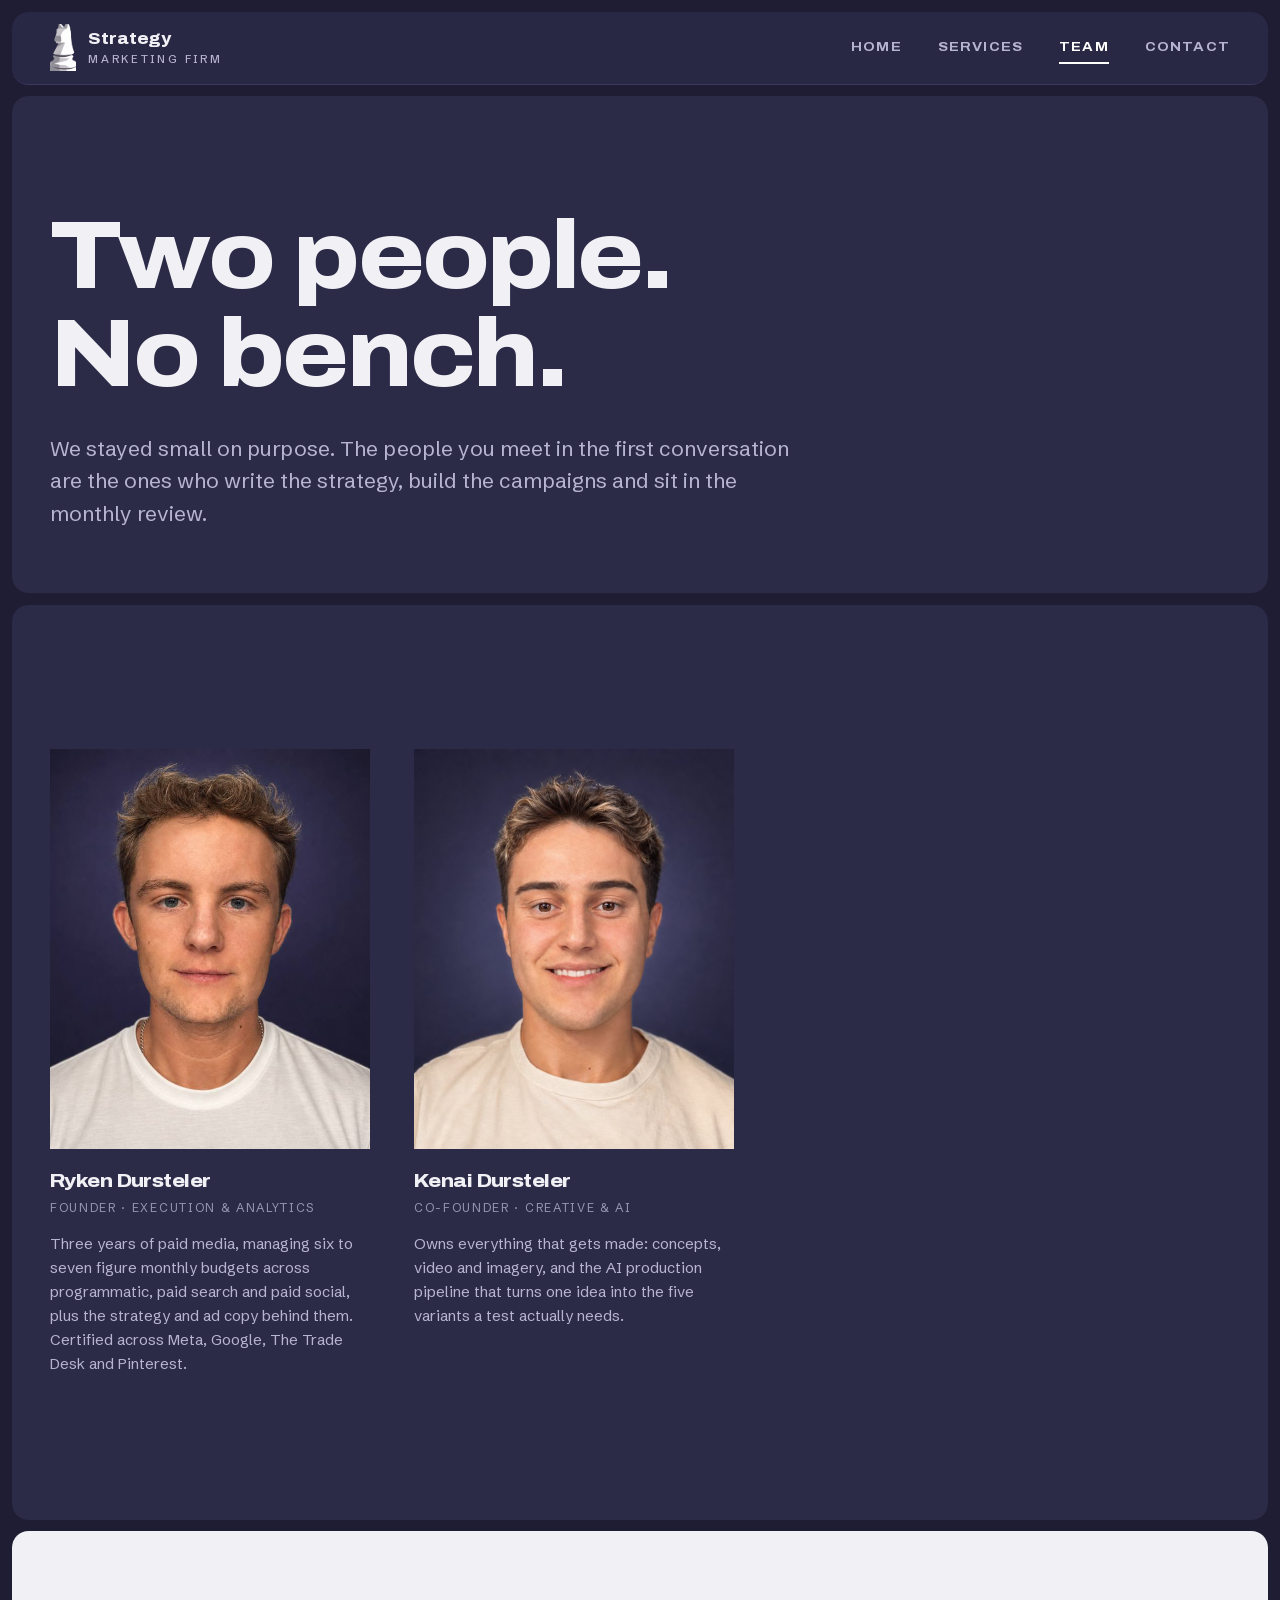
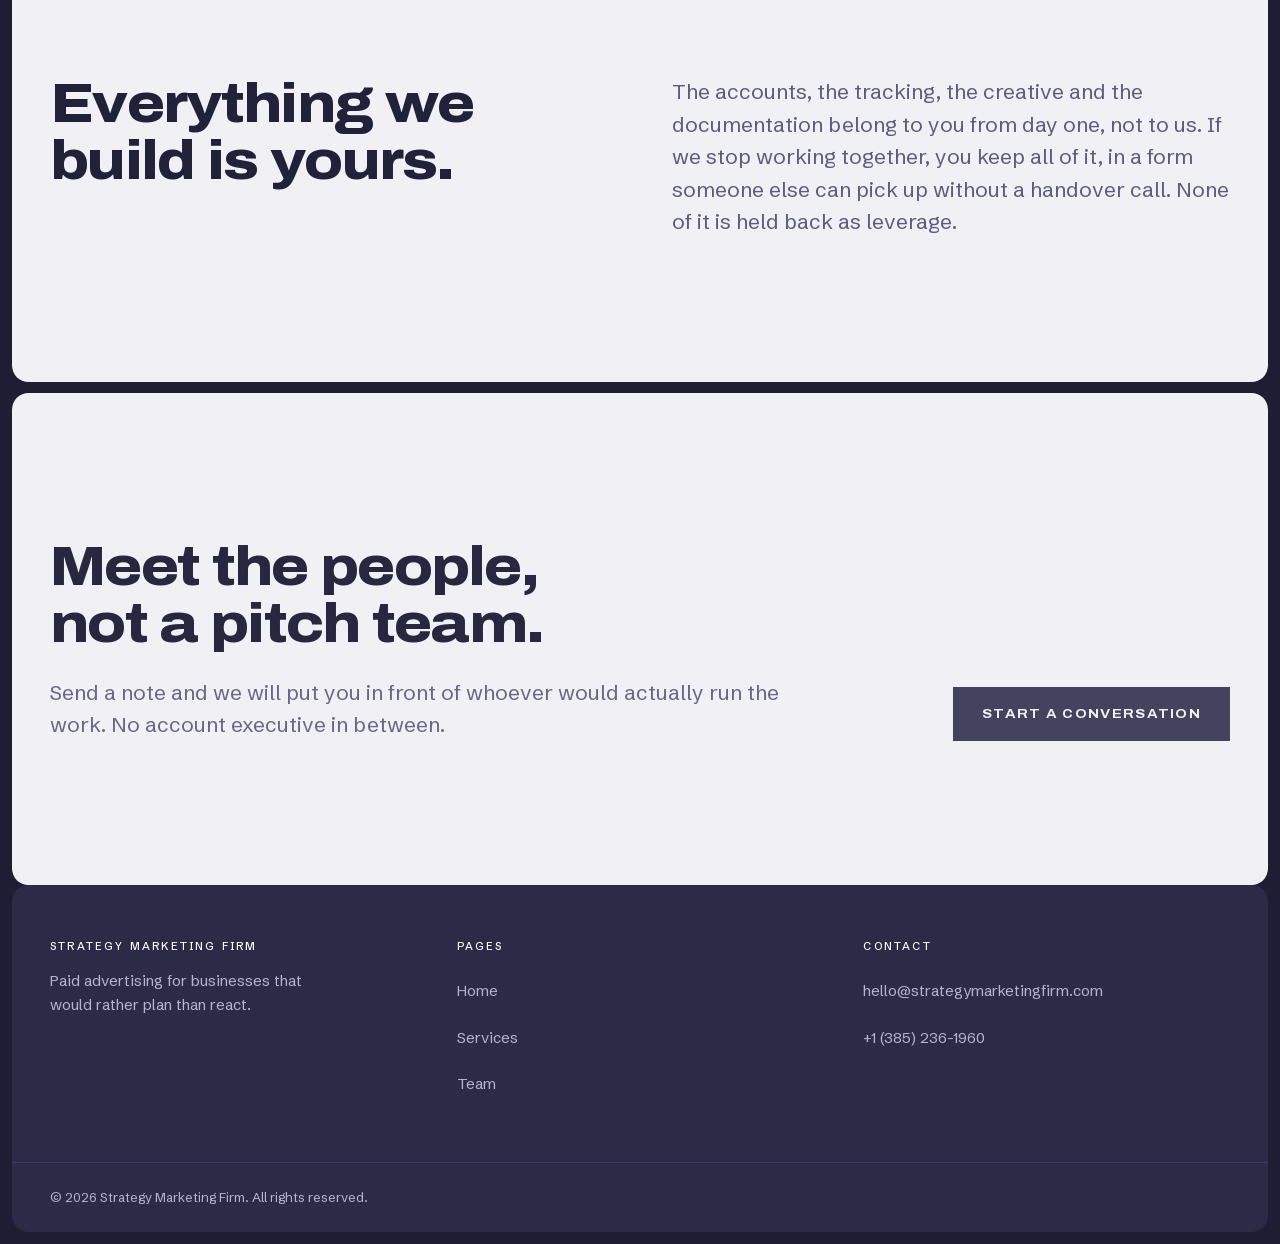
<file: team.html>
<!DOCTYPE html>
<html lang="en">
  <head>
    <meta charset="utf-8" />
    <meta
      name="viewport"
      content="width=device-width, initial-scale=1, viewport-fit=cover"
    />
    <title>Team — Strategy Marketing Firm</title>
    <meta
      name="description"
      content="The team behind Strategy Marketing Firm — the people who plan, build and run your campaigns, and who stay on the work."
    />
    <link rel="canonical" href="https://strategymarketingfirm.com/team.html" />
    <meta name="theme-color" content="#2b2a47" />

    <meta property="og:type" content="website" />
    <meta property="og:site_name" content="Strategy Marketing Firm" />
    <meta property="og:title" content="Team — Strategy Marketing Firm" />
    <meta
      property="og:description"
      content="Two people, no bench. The people you meet in the first conversation are the ones who write the strategy and run the campaigns."
    />
    <meta property="og:url" content="https://strategymarketingfirm.com/team.html" />
    <meta
      property="og:image"
      content="https://strategymarketingfirm.com/assets/img/og-card.png"
    />
    <meta property="og:image:width" content="1200" />
    <meta property="og:image:height" content="630" />
    <meta
      property="og:image:alt"
      content="A white knight on a deep indigo ground, above the Strategy Marketing Firm wordmark."
    />
    <meta name="twitter:card" content="summary_large_image" />

    <link rel="stylesheet" href="assets/css/styles.css" />
    <link rel="icon" href="assets/img/favicon-32.png" sizes="32x32" />
    <link rel="apple-touch-icon" href="assets/img/favicon-180.png" />
    <link
      rel="preload"
      as="font"
      type="font/woff2"
      href="assets/fonts/archivo-latin.woff2"
      crossorigin
    />
    <link
      rel="preload"
      as="font"
      type="font/woff2"
      href="assets/fonts/schibsted-latin.woff2"
      crossorigin
    />
    <link rel="preload" as="image" href="assets/img/knight-w.png" />
    <script>
      /* see index.html — the timer is what stops a missing main.js from
         leaving every heading and paragraph invisible for good */
      (function () {
        var root = document.documentElement;
        root.classList.add("js-reveal");
        window.revealFallback = setTimeout(function () {
          root.classList.remove("js-reveal");
        }, 2500);
      })();
    </script>
  </head>
  <body>
    <a class="skip-link" href="#main">Skip to content</a>

    <header class="site-header">
      <div class="site-header__inner">
        <a class="brand" href="index.html">
          <img src="assets/img/knight-w.png" alt="" width="282" height="503" />
          <span>
            Strategy
            <span class="brand__sub">Marketing Firm</span>
          </span>
        </a>

        <button
          class="nav-toggle"
          type="button"
          aria-expanded="false"
          aria-controls="primary-nav"
          aria-label="Toggle navigation"
        >
          <span></span>
        </button>

        <nav class="nav" id="primary-nav" aria-label="Primary">
          <a href="index.html">Home</a>
          <a href="services.html">Services</a>
          <a href="team.html" aria-current="page">Team</a>
          <a href="#contact">Contact</a>
        </nav>
      </div>
    </header>

    <main id="main">
      <section class="section page-head">
        <div class="shell">
          <h1 class="h-xl r-rise">Two people. No bench.</h1>
          <p class="lede r-fade">
            We stayed small on purpose. The people you meet in the first
            conversation are the ones who write the strategy, build the
            campaigns and sit in the monthly review.
          </p>
        </div>
      </section>

      <section class="section">
        <div class="shell">
          <h2 class="u-visually-hidden">The team</h2>
          <div class="team-grid">
            <article class="member r-fade">
              <div class="member__portrait">
                <img
                  class="member__photo"
                  src="assets/img/team-ryken.jpg"
                  alt=""
                  width="640"
                  height="800"
                  decoding="async"
                />
              </div>
              <h3>Ryken Dursteler</h3>
              <p class="member__role">Founder &middot; Execution &amp; Analytics</p>
              <p class="member__bio">Three years of paid media, managing six to seven figure monthly budgets across programmatic, paid search and paid social, plus the strategy and ad copy behind them. Certified across Meta, Google, The Trade Desk and Pinterest.</p>
            </article>
            <article class="member r-fade">
              <div class="member__portrait">
                <img
                  class="member__photo"
                  src="assets/img/team-kenai.jpg"
                  alt=""
                  width="640"
                  height="800"
                  decoding="async"
                />
              </div>
              <h3>Kenai Dursteler</h3>
              <p class="member__role">Co-founder &middot; Creative &amp; AI</p>
              <p class="member__bio">Owns everything that gets made: concepts, video and imagery, and the AI production pipeline that turns one idea into the five variants a test actually needs.</p>
            </article>
          </div>
        </div>
      </section>

      <section class="section section--light">
        <div class="shell split">
          <h2 class="h-lg r-rise">Everything we build is yours.</h2>
          <div>
            <p class="lede r-fade">
              The accounts, the tracking, the creative and the documentation
              belong to you from day one, not to us. If we stop working
              together, you keep all of it, in a form someone else can pick up
              without a handover call. None of it is held back as leverage.
            </p>
          </div>
        </div>
      </section>

      <section class="contact" id="contact">
        <div class="contact__inner">
          <div>
            <h2 class="h-lg r-rise">Meet the people, not a pitch team.</h2>
            <p class="lede r-fade">
              Send a note and we will put you in front of whoever would actually
              run the work. No account executive in between.
            </p>
          </div>
          <div class="r-fade">
            <a class="btn" href="mailto:hello@strategymarketingfirm.com"
              >Start a conversation</a
            >
          </div>
        </div>
      </section>
    </main>

    <footer class="site-footer">
      <div class="site-footer__inner">
        <div>
          <h2>Strategy Marketing Firm</h2>
          <p>
            Paid advertising for businesses that would rather plan than react.
          </p>
        </div>
        <div>
          <h2>Pages</h2>
          <ul>
            <li><a href="index.html">Home</a></li>
            <li><a href="services.html">Services</a></li>
            <li><a href="team.html">Team</a></li>
          </ul>
        </div>
        <div>
          <h2>Contact</h2>
          <ul>
            <li>
              <a href="mailto:hello@strategymarketingfirm.com"
                >hello@strategymarketingfirm.com</a
              >
            </li>
            <li><a href="tel:+13852361960">+1 (385) 236-1960</a></li>
          </ul>
        </div>
      </div>
      <div class="site-footer__bar">
        <div>
          <span>© 2026 Strategy Marketing Firm. All rights reserved.</span>
        </div>
      </div>
    </footer>

        <script src="assets/js/vendor/gsap.min.js" defer></script>
    <script src="assets/js/vendor/ScrollTrigger.min.js" defer></script>
    <script src="assets/js/main.js" defer></script>
  </body>
</html>
</file>
<file: assets/css/styles.css>
/* ============================================================
   Strategy Marketing Firm
   Navy-drenched world, off-white relief, faceted knight mark.
   ============================================================ */

/* ---------- fonts ----------
   Self-hosted rather than fetched from fonts.googleapis.com: that stylesheet
   is a render-blocking request to a third origin, and it has to resolve before
   the first heading can paint. Served from here it is one same-origin file
   behind a preload.

   Both families are variable fonts with their axes pinned to what this design
   actually uses. Archivo shipped the whole wdth 62-125 range for a build that
   sets 112% and nothing else; pinning the axis and holding wght to 700-800
   took the latin file from 88KB to 24KB. Keep the ranges in the descriptors
   matching the pinned files - widening one here does not widen the font. */

@font-face {
  font-family: "Archivo";
  font-style: normal;
  font-weight: 700 800;
  font-stretch: 112%;
  font-display: swap;
  src: url("../fonts/archivo-latin.woff2") format("woff2");
  unicode-range: U+0000-00FF, U+0131, U+0152-0153, U+02BB-02BC, U+02C6,
    U+02DA, U+02DC, U+0304, U+0308, U+0329, U+2000-206F, U+20AC, U+2122,
    U+2191, U+2193, U+2212, U+2215, U+FEFF, U+FFFD;
}

@font-face {
  font-family: "Archivo";
  font-style: normal;
  font-weight: 700 800;
  font-stretch: 112%;
  font-display: swap;
  src: url("../fonts/archivo-latin-ext.woff2") format("woff2");
  unicode-range: U+0100-02BA, U+02BD-02C5, U+02C7-02CC, U+02CE-02D7,
    U+02DD-02FF, U+0304, U+0308, U+0329, U+1D00-1DBF, U+1E00-1E9F,
    U+1EF2-1EFF, U+2020, U+20A0-20AB, U+20AD-20C0, U+2113, U+2C60-2C7F,
    U+A720-A7FF;
}

@font-face {
  font-family: "Schibsted Grotesk";
  font-style: normal;
  font-weight: 400 700;
  font-display: swap;
  src: url("../fonts/schibsted-latin.woff2") format("woff2");
  unicode-range: U+0000-00FF, U+0131, U+0152-0153, U+02BB-02BC, U+02C6,
    U+02DA, U+02DC, U+0304, U+0308, U+0329, U+2000-206F, U+20AC, U+2122,
    U+2191, U+2193, U+2212, U+2215, U+FEFF, U+FFFD;
}

@font-face {
  font-family: "Schibsted Grotesk";
  font-style: normal;
  font-weight: 400 700;
  font-display: swap;
  src: url("../fonts/schibsted-latin-ext.woff2") format("woff2");
  unicode-range: U+0100-02BA, U+02BD-02C5, U+02C7-02CC, U+02CE-02D7,
    U+02DD-02FF, U+0304, U+0308, U+0329, U+1D00-1DBF, U+1E00-1E9F,
    U+1EF2-1EFF, U+2020, U+20A0-20AB, U+20AD-20C0, U+2113, U+2C60-2C7F,
    U+A720-A7FF;
}

:root {
  /* ground */
  --navy-900: #1e1d33;
  --navy: #2b2a47;
  --navy-600: #3a3860;
  --navy-400: #565383;

  /* relief */
  --off-white: #f1f0f5;
  --white: #ffffff;

  /* the mark's facets */
  --facet-light: #c8c7d6;
  --facet-mid: #9695ae;

  /* text */
  --on-navy: #f1f0f5;
  --on-navy-2: #b6b4cf;
  --on-light: #22213a;
  --on-light-2: #55537a;

  /* derived surfaces — alpha values that have no flat equivalent in the ramp.
     Each is one of the tokens above at reduced strength, and they are named for
     the job rather than the colour so a future ground change moves them all. */
  --rule-light: rgba(34, 33, 58, 0.16);
  --piece-shadow: rgba(30, 29, 51, 0.22);
  --piece-shadow-soft: rgba(30, 29, 51, 0.2);
  --checker: rgba(241, 240, 245, 0.05);

  --font-display: "Archivo", "Helvetica Neue", Arial, sans-serif;
  --font-body: "Schibsted Grotesk", "Helvetica Neue", Arial, sans-serif;

  --shell: min(1180px, 100% - 2.5rem);
  --section-y: clamp(5rem, 12vw, 9rem);

  /* the spacing scale DESIGN.md documents. The two off-scale steps below it
     (1.75rem under a display heading, 2.25rem above a CTA) are deliberate and
     already used by .capture__tags and .capture__cta; they stay literal. */
  --space-xs: 0.5rem;
  --space-sm: 0.75rem;
  --space-md: 1.5rem;
  --space-lg: 2.5rem;
  --space-xl: 3rem;

  --ease: cubic-bezier(0.22, 1, 0.36, 1);
  /* --ease is a hard ease-out: it covers most of its distance in the first
     fifth of the duration, which is right for something arriving and settling,
     and wrong for anything whose travel is the point — a fill that grows reads
     as a snap on that curve. This one starts gently, so the climb is visible. */
  --ease-rise: cubic-bezier(0.4, 0, 0.2, 1);
}

*,
*::before,
*::after {
  box-sizing: border-box;
}

/* No global scroll-behavior: smooth. On a 13,500px document it turned the
   Contact nav link into a three-second ride through every capture, and a page
   loaded straight at #contact never arrived at all — the fragment resolves at
   parse time, then the hero and the web fonts re-lay the document underneath
   the running scroll animation. Anchor clicks are smoothed in main.js, where
   the fragment can also be re-applied once layout has settled. */
html {
  -webkit-text-size-adjust: 100%;
}

body {
  margin: 0;
  background: var(--navy);
  color: var(--on-navy);
  font-family: var(--font-body);
  font-size: clamp(1rem, 0.96rem + 0.2vw, 1.0625rem);
  line-height: 1.6;
  -webkit-font-smoothing: antialiased;
}

img,
svg {
  display: block;
  max-width: 100%;
}

a {
  color: inherit;
}

h1,
h2,
h3 {
  font-family: var(--font-display);
  font-weight: 800;
  font-stretch: 112%;
  line-height: 1.02;
  letter-spacing: -0.03em;
  margin: 0;
  text-wrap: balance;
}

p {
  margin: 0;
  text-wrap: pretty;
}

::selection {
  background: var(--white);
  color: var(--navy);
}

/* The focus ring obeys the Paired Surface Rule like every other colour
   assignment: white on the navy ground, navy on anything cut out of it. A
   white ring on an off-white block measures 1.13:1 and simply is not there,
   which took out every button on a relief block — both CTAs included. */
:focus-visible {
  outline: 2px solid var(--white);
  outline-offset: 3px;
}

:is(.section--light, .contact, .capture) :focus-visible {
  outline-color: var(--navy);
}

/* the skip link is a white chip wherever it lands, so it takes the dark ring
   even though it sits on the navy ground */
.skip-link:focus-visible {
  outline-color: var(--navy);
}

/* ---------- layout ---------- */

.shell {
  width: var(--shell);
  margin-inline: auto;
}

.section {
  padding-block: var(--section-y);
}

.section--light {
  background: var(--off-white);
  color: var(--on-light);
}

.skip-link {
  position: absolute;
  left: -9999px;
  top: 0;
  z-index: 999;
  background: var(--white);
  color: var(--navy);
  padding: 0.75rem 1.25rem;
  font-weight: 600;
}

.skip-link:focus {
  left: 1rem;
  top: 1rem;
}

/* Section headings that the layout does not want to show but the document
   outline needs: without them a page head jumps h1 -> h3. Safe to clip here,
   nothing inside ever sticks. */
.u-visually-hidden {
  position: absolute;
  width: 1px;
  height: 1px;
  margin: -1px;
  padding: 0;
  overflow: hidden;
  clip-path: inset(50%);
  white-space: nowrap;
  border: 0;
}

/* ---------- type ---------- */

.h-xl {
  font-size: clamp(2.6rem, 8.5vw, 6rem);
}

.h-lg {
  font-size: clamp(2.1rem, 5vw, 3.5rem);
}

.lede {
  font-size: clamp(1.0625rem, 0.98rem + 0.5vw, 1.3125rem);
  line-height: 1.55;
  color: var(--on-navy-2);
  max-width: 60ch;
}

:is(.section--light, .contact) .lede {
  color: var(--on-light-2);
}

.measure {
  max-width: 68ch;
}

/* ---------- buttons ---------- */

.btn {
  display: inline-flex;
  align-items: center;
  padding: 0.95rem 1.75rem;
  font-family: var(--font-display);
  font-size: 0.8125rem;
  font-weight: 700;
  font-stretch: 112%;
  letter-spacing: 0.1em;
  text-transform: uppercase;
  text-decoration: none;
  border: 1px solid var(--white);
  background: var(--white);
  color: var(--navy);
  transition: background 0.4s var(--ease), color 0.4s var(--ease),
    border-color 0.4s var(--ease);
}

/* State rules own the colour channel only — background-color, never the
   `background` shorthand. The shorthand resets every longhand it doesn't
   name (image, repeat, position, origin, size), and a :hover rule outranks a
   variant's resting declarations, so a shorthand here silently strips the
   background layers off any variant the moment the pointer lands. Keeping
   these to the longhand is what lets .btn--rule below paint its own layers
   without the base component needing to know it exists. */
.btn:hover {
  background-color: transparent;
  color: var(--white);
}

:is(.section--light, .contact, .capture) .btn {
  border-color: var(--navy);
  background: var(--navy);
  color: var(--off-white);
}

:is(.section--light, .contact, .capture) .btn:hover {
  background-color: transparent;
  color: var(--navy);
}

/* The quiet CTA: no fill, just the label sitting on a rule, filling with navy
   on hover. Used where the button should read as an imprint rather than a
   request.

   --pad-x is the one measurement this component is built from: it sets the
   horizontal padding, the negative margin that cancels it, the rule's inset,
   and (doubled) how much the rule is shorter than the box. Change it once.
   The negative margin is what keeps the label flush with the copy above while
   still giving the hover fill a box to paint into — no layout property has to
   animate, and the hover target never changes size under the pointer.

   Two background layers. Layer one is the fill, held at zero height along the
   bottom edge; layer two is the resting 2px rule. border-bottom is kept at
   `transparent` rather than removed: paired with background-origin: border-box
   it reserves the 2px strip the rule layer paints into. Hovering grows the
   fill up from the rule and covers it — the line is never animated away, it
   becomes the block. background-size is absent from the reduced-motion
   transition list at the foot of this file, so that growth snaps while the
   label colour still eases. */
:is(.section--light, .contact, .capture) .btn--rule {
  --pad-x: 1.35rem;
  padding: var(--space-sm) var(--pad-x);
  margin: 0 calc(var(--pad-x) * -1);
  border: 0;
  border-bottom: 2px solid transparent;
  background-color: transparent;
  background-image: linear-gradient(var(--navy), var(--navy)),
    linear-gradient(var(--navy), var(--navy));
  background-repeat: no-repeat;
  background-origin: border-box;
  background-position: left bottom, var(--pad-x) bottom;
  background-size: 100% 0%, calc(100% - var(--pad-x) * 2) 2px;
  color: var(--navy);
  letter-spacing: 0.14em;
  /* Leaving is quicker than arriving, and the label drops back to navy
     immediately rather than waiting for the fill to clear. */
  transition: background-size 0.4s var(--ease-rise), color 0.12s linear;
}

:is(.section--light, .contact, .capture) .btn--rule:hover {
  background-size: 100% 100%, calc(100% - var(--pad-x) * 2) 2px;
  color: var(--off-white);
  /* Arriving is its own timing, declared here because the transition that
     runs on hover-in is the one on the hovered style. Slower than leaving so
     the rise is legible, and the label holds navy until the fill is most of
     the way up — flip it early and the text washes out against bare ground. */
  transition: background-size 0.52s var(--ease-rise), color 0.12s linear 0.3s;
}

/* ---------- header ---------- */

.site-header {
  position: sticky;
  top: 0;
  z-index: 100;
  background: color-mix(in srgb, var(--navy) 88%, transparent);
  backdrop-filter: blur(14px);
  border-bottom: 1px solid var(--navy-600);
}

.site-header__inner {
  width: var(--shell);
  margin-inline: auto;
  display: flex;
  align-items: center;
  justify-content: space-between;
  gap: 1.5rem;
  min-height: 4.5rem;
}

.brand {
  display: inline-flex;
  align-items: center;
  gap: 0.75rem;
  text-decoration: none;
  font-family: var(--font-display);
  font-size: 1rem;
  font-weight: 800;
  font-stretch: 112%;
  letter-spacing: -0.01em;
  line-height: 1.1;
}

/* the mark carries its own proportion — set the width and let it fall where
   it lands, rather than forcing a height and squashing the artwork */
.brand img {
  width: 1.65rem;
  height: auto;
  flex: none;
}

.brand__sub {
  display: block;
  font-family: var(--font-body);
  /* the micro step; 0.6rem rendered at 9.6px, below a comfortable floor */
  font-size: 0.6875rem;
  font-weight: 500;
  letter-spacing: 0.24em;
  text-transform: uppercase;
  color: var(--on-navy-2);
  margin-top: 0.3rem;
}

.nav {
  display: flex;
  align-items: center;
  gap: clamp(1.25rem, 3vw, 2.25rem);
}

.nav a {
  text-decoration: none;
  font-family: var(--font-display);
  font-size: 0.8125rem;
  font-weight: 700;
  font-stretch: 112%;
  letter-spacing: 0.09em;
  text-transform: uppercase;
  padding-block: 0.35rem;
  position: relative;
  color: var(--on-navy-2);
  transition: color 0.3s var(--ease);
}

.nav a:hover,
.nav a[aria-current="page"] {
  color: var(--white);
}

.nav a::after {
  content: "";
  position: absolute;
  left: 0;
  bottom: 0;
  width: 100%;
  height: 2px;
  background: var(--white);
  transform: scaleX(0);
  transform-origin: left;
  transition: transform 0.4s var(--ease);
}

.nav a:hover::after,
.nav a[aria-current="page"]::after {
  transform: scaleX(1);
}

.nav-toggle {
  display: none;
  width: 2.75rem;
  height: 2.75rem;
  align-items: center;
  justify-content: center;
  background: none;
  /* No boundary. WCAG 1.4.11 asks for 3:1 on whatever identifies a control —
     here that is the bars themselves at 12:1, not a box drawn round them, so
     the box is not carrying any of the load. The focus ring is an outline
     rather than a border and is unaffected. */
  border: 0;
  cursor: pointer;
  color: var(--on-navy);
}

.nav-toggle span {
  position: relative;
  display: block;
  width: 1.25rem;
  height: 2px;
  background: currentColor;
  transition: background 0.15s linear;
}

.nav-toggle span::before,
.nav-toggle span::after {
  content: "";
  position: absolute;
  left: 0;
  width: 100%;
  height: 2px;
  background: currentColor;
  transition: transform 0.3s var(--ease);
}

.nav-toggle span::before {
  top: -6px;
}
.nav-toggle span::after {
  top: 6px;
}

.nav-toggle[aria-expanded="true"] span {
  background: transparent;
}
.nav-toggle[aria-expanded="true"] span::before {
  transform: translateY(6px) rotate(45deg);
}
.nav-toggle[aria-expanded="true"] span::after {
  transform: translateY(-6px) rotate(-45deg);
}

@media (max-width: 760px) {
  .nav-toggle {
    display: inline-flex;
  }

  /* The panel hangs below the header, and the header is a sheet with a radius
     and — until this was found — overflow: hidden, which clipped the panel out
     of existence: the burger crossed into its X and nothing appeared. It is
     its own sheet now, inset by the same gap as every other block, so it can
     sit outside the header's box without reading as a flap attached to it. */
  .nav {
    position: absolute;
    inset: calc(100% + var(--gap)) 0 auto;
    flex-direction: column;
    align-items: flex-start;
    gap: 0;
    padding: 0 1.25rem;
    background: var(--navy);
    border-radius: var(--card);
    overflow: hidden;
    /* transform + opacity, not max-height: animating a layout property
       thrashes layout, and visibility keeps the closed menu's links out of
       the tab order instead of merely clipping them out of sight */
    transform: translateY(-0.5rem);
    opacity: 0;
    visibility: hidden;
    transition: transform 0.35s var(--ease), opacity 0.3s var(--ease),
      visibility 0s linear 0.35s;
  }

  .nav[data-open="true"] {
    transform: translateY(0);
    opacity: 1;
    visibility: visible;
    transition: transform 0.35s var(--ease), opacity 0.3s var(--ease),
      visibility 0s;
  }

  .nav a {
    width: 100%;
    padding-block: 1.05rem;
    border-bottom: 1px solid var(--navy-600);
    font-size: 0.9375rem;
  }

  .nav a:last-child {
    border-bottom: 0;
  }

  .nav a::after {
    display: none;
  }
}

/* ---------- hero ---------- */

/* svh throughout the scroll stages, with a vh fallback for browsers that do
   not know the unit. vh resolves against the *large* viewport on mobile, so
   every sticky frame was taller than the visible area until the URL bar
   collapsed — and then reflowed mid-scroll, under a scrubbed timeline. svh is
   the stable one: it does not move when the browser chrome does. */
.hero {
  position: relative;
  height: 265vh;
  height: 265svh;
}

.hero__stage {
  position: sticky;
  top: 4.5rem;
  height: calc(100vh - 4.5rem);
  height: calc(100svh - 4.5rem);
  min-height: 30rem;
  display: grid;
  place-items: center;
  overflow: hidden;
  perspective: 1200px;
}

.hero__wordmark {
  position: relative;
  z-index: 1;
  text-align: center;
  width: var(--shell);
  padding-top: clamp(2rem, 8vh, 5rem);
}

.hero__title {
  font-size: clamp(2.6rem, 10vw, 6rem);
  line-height: 0.98;
  letter-spacing: -0.04em;
}

.hero__title span {
  display: block;
  color: var(--facet-light);
}

.hero__tagline {
  margin: clamp(1.25rem, 3vw, 1.9rem) auto 0;
  max-width: 44ch;
  font-size: clamp(1.0625rem, 0.98rem + 0.5vw, 1.3125rem);
  color: var(--on-navy-2);
}

/* no resting will-change: it held a compositor layer for the whole session to
   serve an animation that finishes inside the first two screens. GSAP promotes
   the element for the duration of the tween on its own. */
.hero__knight {
  position: absolute;
  top: clamp(1rem, 5vh, 3.5rem);
  left: 0;
  right: 0;
  margin-inline: auto;
  /* Behind the wordmark, not in front of it. The piece used to leave before the
     name arrived so stacking never mattered; now it comes to rest underneath it
     and the type has to win. */
  z-index: 0;
  width: clamp(7rem, 18vw, 12rem);
  transform-style: preserve-3d;
}

.hero__knight img {
  width: 100%;
  height: auto;
}

/* The still under this canvas is frame 0 of the same turntable at the same
   430x700, so the handover is not a transition at all — the canvas draws the
   pose that is already on screen and nothing moves.

   It used to be the flat mark at 282x503: a different pose *and* a different
   aspect, so the piece visibly snapped and resized the moment the sheets
   finished downloading. Instant on localhost, a second or two for a real
   visitor. The fade below is only insurance against sub-pixel differences
   between a decoded PNG and a canvas draw of the same image. */
.hero__spin {
  position: absolute;
  inset: 0;
  width: 100%;
  height: 100%;
  opacity: 0;
  transition: opacity 0.25s linear;
}

.hero__knight.is-spinning .hero__spin {
  opacity: 1;
}

/* The still has to leave as the canvas arrives. Without this it stays stacked
   underneath — a second knight, holding its pose under the parent's tilt while
   the canvas turns above it. Both sides show the same frame at the moment of
   the swap, so crossfading them is invisible rather than a dissolve. */
.hero__knight img {
  transition: opacity 0.25s linear;
}

.hero__knight.is-spinning img {
  opacity: 0;
}

.hero__cue {
  position: absolute;
  bottom: 1.25rem;
  left: 0;
  right: 0;
  margin-inline: auto;
  width: fit-content;
  z-index: 3;
  display: flex;
  flex-direction: column;
  align-items: center;
  gap: 0.7rem;
  font-size: 0.6875rem;
  font-weight: 500;
  letter-spacing: 0.24em;
  text-transform: uppercase;
  color: var(--on-navy-2);
}

.hero__cue i {
  display: block;
  width: 1px;
  height: 2rem;
  background: linear-gradient(to bottom, var(--facet-light), transparent);
}

/* ---------- editorial service list ---------- */

.offer {
  border-top: 1px solid var(--navy-600);
}

:is(.section--light, .contact) .offer {
  border-color: var(--rule-light);
}

.offer__row {
  display: grid;
  gap: 0.75rem 3rem;
  padding-block: clamp(2rem, 4vw, 3.25rem);
  border-bottom: 1px solid var(--navy-600);
  align-items: start;
}

:is(.section--light, .contact) .offer__row {
  border-color: var(--rule-light);
}

@media (min-width: 860px) {
  .offer__row {
    grid-template-columns: minmax(0, 7fr) minmax(0, 9fr);
  }
}

.offer__row h3 {
  font-size: clamp(1.6rem, 3.2vw, 2.5rem);
  letter-spacing: -0.03em;
}

.offer__row p {
  color: var(--on-navy-2);
  font-size: clamp(1rem, 0.96rem + 0.2vw, 1.0625rem);
}

:is(.section--light, .contact) .offer__row p {
  color: var(--on-light-2);
}

.offer__tags {
  list-style: none;
  margin: 1.1rem 0 0;
  padding: 0;
  display: flex;
  flex-wrap: wrap;
  gap: 0.5rem 1.5rem;
  font-size: 0.8125rem;
  color: var(--facet-mid);
}

:is(.section--light, .contact) .offer__tags {
  color: var(--on-light-2);
}

/* ---------- steps (sequence carries meaning) ---------- */

.steps {
  list-style: none;
  margin: 0;
  padding: 0;
  counter-reset: step;
  border-top: 1px solid var(--navy-600);
}

:is(.section--light, .contact) .steps {
  border-color: var(--rule-light);
}

.steps li {
  counter-increment: step;
  display: grid;
  gap: 0.5rem 2.5rem;
  padding-block: clamp(1.5rem, 3vw, 2.25rem);
  border-bottom: 1px solid var(--navy-600);
}

:is(.section--light, .contact) .steps li {
  border-color: var(--rule-light);
}

@media (min-width: 720px) {
  .steps li {
    grid-template-columns: 3.5rem minmax(0, 14rem) minmax(0, 1fr);
    align-items: baseline;
  }
}

.steps li::before {
  content: counter(step);
  font-family: var(--font-display);
  font-weight: 700;
  /* the One Register Rule: Archivo is only ever 112% wide here. Without this
     the numeral computes to normal width and leans on the browser's nearest
     match instead of asking for the face the rest of the page uses. */
  font-stretch: 112%;
  color: var(--facet-mid);
  font-size: 0.9375rem;
}

:is(.section--light, .contact) .steps li::before {
  color: var(--on-light-2);
}

.steps h3 {
  font-size: 1.1875rem;
}

.steps p {
  color: var(--on-navy-2);
  font-size: 0.9375rem;
}

:is(.section--light, .contact) .steps p {
  color: var(--on-light-2);
}

/* ---------- team ---------- */

.team-grid {
  display: grid;
  gap: clamp(1.75rem, 3.5vw, 2.75rem);
  /* tracks stop growing at 20rem. With a 1fr cap a two-person roster stretches
     into two portraits half the page wide; auto-fit still wraps a longer one. */
  grid-template-columns: repeat(auto-fit, minmax(min(100%, 240px), 20rem));
  justify-content: start;
}

.member__portrait {
  position: relative;
  aspect-ratio: 4 / 5;
  background: var(--navy-600);
  display: grid;
  place-items: center;
  overflow: hidden;
}

/* Every portrait now carries a photo, so this board pattern is what shows in
   the gap before a lazy image decodes, or permanently if one 404s. It is the
   portrait's fallback state, not a layer of the finished design. */
.member__portrait::before {
  content: "";
  position: absolute;
  inset: 0;
  background-image: conic-gradient(
    var(--checker) 0 25%,
    transparent 0 50%,
    var(--checker) 0 75%,
    transparent 0
  );
  background-size: 44px 44px;
}

/* Sits above the checker on its own, without a z-index, because ::before is
   painted before a positioned sibling. The portrait box already clips, so
   cover crops rather than distorts on any column width. */
.member__photo {
  position: relative;
  width: 100%;
  height: 100%;
  object-fit: cover;
}

.member h3 {
  font-size: 1.1875rem;
  margin-top: 1.35rem;
}

.member__role {
  font-size: 0.75rem;
  letter-spacing: 0.14em;
  text-transform: uppercase;
  color: var(--facet-mid);
  margin-top: 0.5rem;
}

.member__bio {
  margin-top: 0.9rem;
  font-size: 0.9375rem;
  color: var(--on-navy-2);
}

/* ---------- split ---------- */

.split {
  display: grid;
  gap: clamp(2rem, 5vw, 4.5rem);
  align-items: start;
}

@media (min-width: 900px) {
  .split {
    grid-template-columns: minmax(0, 1fr) minmax(0, 1fr);
  }
}

/* ---------- page head ---------- */

.page-head {
  padding-block: clamp(4rem, 10vw, 7rem) clamp(2.5rem, 6vw, 4rem);
}

/* ---------- contact + footer ---------- */

.contact {
  background: var(--off-white);
  color: var(--on-light);
}

.contact__inner {
  width: var(--shell);
  margin-inline: auto;
  padding-block: var(--section-y);
  display: grid;
  gap: clamp(2rem, 5vw, 4rem);
  align-items: end;
}

@media (min-width: 880px) {
  .contact__inner {
    grid-template-columns: minmax(0, 1fr) auto;
  }
}

.site-footer {
  background: var(--navy-900);
  color: var(--on-navy-2);
  font-size: 0.9375rem;
}

.site-footer__inner {
  width: var(--shell);
  margin-inline: auto;
  padding-block: clamp(2.5rem, 5vw, 3.5rem);
  display: grid;
  gap: 2.5rem;
  grid-template-columns: repeat(auto-fit, minmax(min(100%, 200px), 1fr));
}

.site-footer h2 {
  font-family: var(--font-body);
  font-size: 0.6875rem;
  font-weight: 500;
  letter-spacing: 0.2em;
  text-transform: uppercase;
  color: var(--white);
  margin: 0 0 1.1rem;
}

/* the blurb under the wordmark, previously carried inline on all three pages */
.site-footer p {
  max-width: 30ch;
}

.site-footer ul {
  list-style: none;
  margin: 0;
  padding: 0;
  display: grid;
  /* the row gap shrinks as the targets grow, so the column ends up only a
     little taller than it was while every link becomes tappable */
  gap: 0.15rem;
}

/* 19px-tall text links sat under the 24px minimum, and the old 0.6rem gap put
   their centres 28.6px apart — close enough that the spacing exception did not
   rescue them either. The box is now the target, not the glyphs. */
.site-footer a {
  display: inline-flex;
  align-items: center;
  min-height: 2.75rem;
  text-decoration: none;
  transition: color 0.3s var(--ease);
}

.site-footer a:hover {
  color: var(--white);
}

.site-footer__bar {
  border-top: 1px solid var(--navy-600);
}

.site-footer__bar div {
  width: var(--shell);
  margin-inline: auto;
  padding-block: 1.5rem;
  display: flex;
  flex-wrap: wrap;
  gap: 0.75rem 1.5rem;
  justify-content: space-between;
  font-size: 0.8125rem;
}

/* ---------- reveals ---------- */

.js-reveal .r-rise,
.js-reveal .r-fade {
  opacity: 0;
}

.js-reveal .r-rise {
  transform: translateY(30px);
}

/* The reduced-motion block used to live here and no longer does — it is the
   last thing in this file. It was being overridden by the capture rules and
   the sheet epilogue below, both of which are declared later at equal
   specificity, so half of it silently did nothing. Anything added to it has to
   stay after every rule it means to override. */

/* ---------- capture: one section, one piece taken ----------
   The scene is scenery. It runs behind the copy at low opacity so the
   collision registers in peripheral vision while the words stay the thing
   you actually read. Pieces stand on a shared rule; the target pivots on
   its own base when it goes over. */

.capture {
  position: relative;
  background: var(--off-white);
  color: var(--on-light);
  /* the overshoot past the frame is the scrubbing room: the frame below sticks
     for exactly this much, which is what lets the knight cross the whole width
     with the section held in view. Unstuck, most of that run would play out
     while the section was still under the fold.

     It is also the pacing. At 150vh the entire capture fitted inside one
     trackpad flick, so the pieces snapped through the move instead of playing
     it; the run now maps onto twice the scroll and advances half as far per
     pixel. */
  height: 200vh;
  height: 200svh;

  /* pawn height; every other piece is a fixed multiple of it, so the set
     keeps the true proportions of the artwork at any viewport. Sized against
     the viewport rather than the frame, so shortening the frame tightens the
     composition without shrinking the pieces. */
  --piece-unit: clamp(8rem, 27vh, 17rem);
  --base: 10%;
}

/* short of a full screen: at 100vh the scene left a dead band under it.
   note: the scroll parent must not clip, or this stops sticking */
.capture__frame {
  position: sticky;
  top: 0;
  height: 80vh;
  height: 80svh;
  overflow: hidden;
}

.capture__scene {
  position: absolute;
  inset: 0;
  pointer-events: none;
}

.capture__slot {
  position: absolute;
  bottom: var(--base);
  left: var(--x);
  transform: translateX(-50%);
}

/* A toppling piece needs roughly its own height of clear floor on the side it
   goes over — call it 1.35x once its half-width is counted. A hand-picked
   percentage only satisfies that at the width it was picked at: at 390px the
   pawn went clean off the left edge. Flooring the position against the piece's
   own height instead makes it hold at any width, and the knight follows the
   target rather than being placed independently. */
.capture[data-from="right"] {
  --tx-safe: max(var(--tx), calc(var(--piece-unit) * var(--tr) * 1.35 + 1rem));
}

.capture[data-from="left"] {
  --tx-safe: min(
    var(--tx),
    calc(100% - var(--piece-unit) * var(--tr) * 1.35 - 1rem)
  );
}

.capture__slot--target {
  left: var(--tx-safe);
}

.capture[data-from="right"] .capture__slot--knight {
  left: calc(var(--tx-safe) + 11%);
}

.capture[data-from="left"] .capture__slot--knight {
  left: calc(var(--tx-safe) - 11%);
}

.capture__target {
  height: calc(var(--piece-unit) * var(--tr, 1));
}

.capture__knight {
  height: calc(var(--piece-unit) * 1.17);
}

.capture__target img,
.capture__knight img {
  height: 100%;
  width: auto;
}

/* the target pivots on the corner it falls over. Held well above the knight's
   opacity on purpose: fade the dark set too far on a light ground and it turns
   the same grey as the white mark, which throws away the whole us-and-them
   reading and leaves two identical pale shapes. */
.capture__target {
  transform-origin: left bottom;
  opacity: 0.4;
}

/* the white mark has almost no contrast on off-white, so it carries a soft
   navy shadow to hold its silhouette. Kept below the target's opacity: the
   dark set turns to flat grey as it fades, and matching the two numbers is
   what collapses them into the same tone. */
.capture__knight {
  transform-origin: center bottom;
  opacity: 0.3;
  filter: drop-shadow(0 0.5rem 1.5rem var(--piece-shadow));
}

.capture__copy {
  position: relative;
  z-index: 2;
  width: var(--shell);
  margin-inline: auto;
  height: 100%;
  display: grid;
  /* sits over the scene rather than above it — the words are the point and the
     board is what they are printed on */
  align-content: center;
}

/* the pieces are pushed out to the wings, so the copy takes the middle — held
   narrow enough that the knight comes to rest beside the words, not behind
   them */
.capture__inner {
  max-width: 40rem;
  margin-inline: auto;
  text-align: center;
}

/* the documented headline step; the lede is already the largest body step */
.capture__title {
  font-family: var(--font-display);
  font-size: clamp(2.6rem, 8.5vw, 6rem);
  font-weight: 800;
  line-height: 1.02;
  letter-spacing: -0.03em;
  margin: 0;
}

.capture__lede {
  font-size: clamp(1.0625rem, 0.98rem + 0.5vw, 1.3125rem);
  line-height: 1.55;
  color: var(--on-light-2);
  margin: 1.5rem auto 0;
  max-width: 46ch;
}

.capture__tags {
  list-style: none;
  margin: 1.75rem 0 0;
  padding: 0;
  display: flex;
  flex-wrap: wrap;
  justify-content: center;
  gap: 0.5rem 1.75rem;
  font-size: 0.8125rem;
  color: var(--on-light-2);
}

@media (max-width: 40em) {
  .capture {
    --piece-unit: clamp(4.5rem, 20vw, 8rem);
    --base: 12%;
    height: 180vh;
    height: 180svh;
  }

  .capture__copy {
    align-content: start;
    padding-top: 16vh;
    padding-bottom: 0;
  }
}

/* a piece knocked to the right has to pivot on the corner it goes over, which
   is the opposite one from a piece knocked left */
.capture[data-from="left"] .capture__target {
  transform-origin: right bottom;
}

/* the rook keeps the knight's treatment: both are white pieces on a light
   ground and need the same shadow to hold an edge */
.capture__ally {
  height: calc(var(--piece-unit) * var(--r, 1));
  transform-origin: center bottom;
  opacity: 0.3;
  filter: drop-shadow(0 0.5rem 1.5rem var(--piece-shadow));
}

.capture__ally img {
  height: 100%;
  width: auto;
}

/* ---------- checkmate: the one piece that is never taken ---------- */

/* it leans, it does not fall, so it turns about its own centre */
.mate__king {
  transform-origin: center bottom;
}

/* a sentence rather than a two-word label: the headline step overflows the
   frame at this length, so this one drops to the title step */
.mate .capture__title {
  font-size: clamp(2.1rem, 5vw, 3.5rem);
}

.capture__cta {
  margin: 2.25rem 0 0;
}

.capture__target {
  filter: drop-shadow(0 0.5rem 1.25rem var(--piece-shadow-soft));
}

/* No floor gradient here. The frame is a 640px window onto a 1600px card, so
   any shading painted inside it has to stop at the frame's edge while the
   card's flat off-white carries on below — which read as two different whites
   meeting in a line. The pieces are grounded by their own shadows instead. */

/* ---------- the sheet ----------
   Every block is inset so the ground shows through as a margin, which reads as
   the page being laid on a surface rather than filling the window. It also
   zones the four captures for free: they stop being one continuous off-white
   field and become four cards with the ground between them.

   This is the one place the square-corner rule is set aside, on request. */

:root {
  --gap: clamp(0.5rem, 0.9vw, 0.9rem);
  --card: clamp(0.75rem, 1.3vw, 1.35rem);
  /* header height plus the gap above and below it */
  --stick: calc(4.5rem + var(--gap) * 2);
}

/* viewport-fit=cover lets the ground run under the rounded corners and the
   home indicator, which is the point — but the sheet inset has to clear the
   notch in landscape, so the gap takes whichever is larger. */
body {
  background: var(--navy-900);
  padding: var(--gap);
  padding-left: max(var(--gap), env(safe-area-inset-left));
  padding-right: max(var(--gap), env(safe-area-inset-right));
  padding-bottom: max(var(--gap), env(safe-area-inset-bottom));
}

.site-header,
.site-footer,
main > section {
  border-radius: var(--card);
}

/* clipping is safe only where nothing inside sticks — an ancestor with
   overflow hidden silently kills position: sticky, which is every capture
   frame and the hero stage.

   The header is deliberately not in this list. It has a radius but nothing
   that paints into the corners, and clipping it hid the mobile nav panel,
   which is absolutely positioned below the header's own box. */
.site-footer {
  overflow: hidden;
}

main > * + * {
  margin-top: var(--gap);
}

main {
  margin-top: var(--gap);
}

.site-header {
  top: var(--gap);
}

/* the footer would vanish into a ground of the same value */
.site-footer {
  background: var(--navy);
}

/* anything that sticks now clears a header that is itself inset */
.hero__stage {
  top: var(--stick);
  height: calc(100vh - var(--stick) - var(--gap));
  height: calc(100svh - var(--stick) - var(--gap));
}

.capture__frame {
  top: var(--stick);
  border-radius: var(--card);
}

/* these two never carried a background of their own — they sat directly on the
   body's navy. Now that the body is the ground behind everything, they need it
   explicitly or they read as holes cut in the page rather than as cards. */
.hero,
.section:not(.section--light) {
  background: var(--navy);
}

/* ---------- composition ----------
   The rules below were carried as style attributes on the markup, which put
   thirteen spacing and measure decisions outside the system where nothing
   could keep them consistent. The rendered values are unchanged; they are
   just expressed once here instead of once per page. */

/* a page title holds a short measure so it breaks into deliberate lines */
.page-head .h-xl {
  max-width: 15ch;
}

.page-head .lede {
  margin-top: 1.75rem;
}

.contact .h-lg {
  max-width: 18ch;
}

.contact .lede {
  margin-top: var(--space-md);
}

/* the positioning block runs two ledes in sequence */
.lede + .lede {
  margin-top: var(--space-md);
}

/* the same step the capture CTA already sits on */
.cta-row {
  margin: 2.25rem 0 0;
}

/* a section heading stacked above a ruled list. Scoped away from .split, where
   the heading and the list are two columns of a grid rather than a stack — a
   top margin there pushes the list out of alignment with its own heading. */
.shell:not(.split) > .h-lg + .steps {
  margin-top: var(--space-xl);
}

/* the honesty rows carry a heading and a single paragraph rather than a
   heading and a stack, so they do not want the 7fr/9fr split */
.offer__row--full {
  grid-template-columns: minmax(0, 1fr);
}

/* ---------- hero below the spin breakpoint ----------
   The rendered turntable is desktop-only, so on a phone the scroll sequence was
   265vh of scrubbing that turned a flat image and arrived nowhere. There is
   nothing to scrub toward, so the hero stops being a scroll stage and becomes
   an ordinary block: the name is there on arrival and the piece is already at
   the angle the desktop version spends two screens reaching.

   Must stay ahead of the reduced-motion block, which has to remain last. */
@media (max-width: 899.98px) {
  .hero {
    height: auto;
  }

  .hero__stage {
    /* relative, not static: the piece and the cue are both absolute and need
       this box to anchor to rather than the section behind it.

       And top has to be cleared with it. The sheet epilogue sets
       `top: var(--stick)` for the sticky desktop stage, where it is the offset
       the stage parks at; on a relative box the same declaration is a plain
       downward shove. It pushed the stage 88px below the hero, which hung the
       cue outside the card onto the section beneath and left an empty band
       across the top that no amount of padding was ever going to close. */
    position: relative;
    top: 0;
    height: auto;
    /* Fills the screen, as the desktop stage does. At a fixed 27rem it was
       about half a phone, which made the opening read as a banner above the
       fold rather than an arrival. svh rather than vh so the browser chrome
       collapsing mid-scroll does not resize it. */
    min-height: calc(100vh - var(--stick) - var(--gap));
    min-height: calc(100svh - var(--stick) - var(--gap));
    /* tighter than the desktop stage: every rem here is height the piece
       cannot use, and filling the screen was the point */
    padding-block: clamp(1.5rem, 4vh, 2.5rem);
  }

  /* The wordmark carries a top pad that offsets it against the desktop stage,
     where the piece starts above it. Here the piece is centred behind it, so
     the pad only pushed the whole composition into the lower half of a screen
     it had just been told to fill. */
  .hero__wordmark {
    padding-top: 0;
  }

  /* The composition sits above the cue rather than centred in the whole stage.
     Centred, the piece's narrow head left the top reading empty while its base
     crowded the cue at the bottom; lifting the whole group clears a band for
     the cue and puts the visual mass where the eye lands first. */
  .hero__stage {
    /* The group stays centred — align-content: start pulled the wordmark to the
       top of the stage while the piece stayed put, and the two came apart. A
       heavier bottom pad lifts the centre instead, which moves both together
       and reserves the band the cue sits in. */
    padding-top: clamp(1.25rem, 3vh, 2rem);
    padding-bottom: clamp(2.5rem, 7vh, 3.5rem);
  }

  .hero__cue {
    bottom: 2.25rem;
  }

  .hero__knight {
    /* 48%: the gap to the cue is set by where this lands and where the cue
       sits, not by the stage's padding — both are absolutely positioned, so
       padding only ever moved the wordmark between them. Dropping the piece
       three points and lifting the cue closes the gap from 67px to ~31 without
       resizing anything or pulling the type off the piece. */
    top: 48%;
    transform: translateY(-50%);
    /* Sized against the stage height rather than the width, so it fills a tall
       screen instead of a wide one — 0.614 is the frame's own 430:700 aspect.
       Held to 0.70 of the stage rather than 0.78: the extra height was coming
       out of the band the cue needs. */
    width: min(72vw, calc((100svh - var(--stick) - var(--gap)) * 0.70 * 0.614));
    /* the weight the desktop hero settles to, so type still reads over it */
    opacity: 0.38;
  }
}

/* ---------- reduced motion ----------
   LAST IN THE FILE, and it has to stay last. Everything here overrides a rule
   declared earlier at the same specificity — .capture's height, the frame's
   stickiness, the hero stage the sheet epilogue re-sizes. Sitting where it
   used to, in the middle of the stylesheet, the capture collapse never applied
   and this build handed a reduced-motion visitor nine thousand pixels of
   scrolling past pieces that were no longer moving. */

@media (prefers-reduced-motion: reduce) {
  /* the scroll-driven work is all off, so the height that existed only to
     scrub against is nine screenfuls of nothing */
  .capture {
    height: auto;
  }

  .capture__frame {
    position: static;
    height: auto;
    padding-block: var(--section-y);
  }

  /* the scene is choreography that never plays; the copy is the section */
  .capture__scene {
    display: none;
  }

  .hero {
    height: auto;
  }

  .hero__stage {
    position: static;
    height: auto;
    min-height: 0;
    display: block;
    text-align: center;
    padding-block: clamp(4rem, 12vh, 7rem) clamp(3rem, 8vh, 4.5rem);
  }

  .hero__knight {
    position: static;
    width: clamp(5rem, 12vw, 7.5rem);
    margin: 0 auto clamp(2rem, 5vw, 3rem);
  }

  .hero__cue {
    display: none;
  }

  .r-rise,
  .r-fade {
    opacity: 1 !important;
    transform: none !important;
  }

  /* Not a blanket duration kill. Reduced motion asks for less movement, not
     for hover, focus and the nav underline to change with no perceptible
     transition at all — at 0.01ms every state change became a hard cut, which
     is its own accessibility problem. Restricting the transition property list
     drops the movement and keeps the feedback: colour still eases at a
     readable 150ms, transforms simply snap. */
  *,
  *::before,
  *::after {
    animation-duration: 1ms !important;
    animation-iteration-count: 1 !important;
    transition-property: color, background-color, border-color, outline-color,
      opacity, fill, stroke !important;
    transition-duration: 150ms !important;
    transition-delay: 0s !important;
    scroll-behavior: auto !important;
  }
}
</file>
